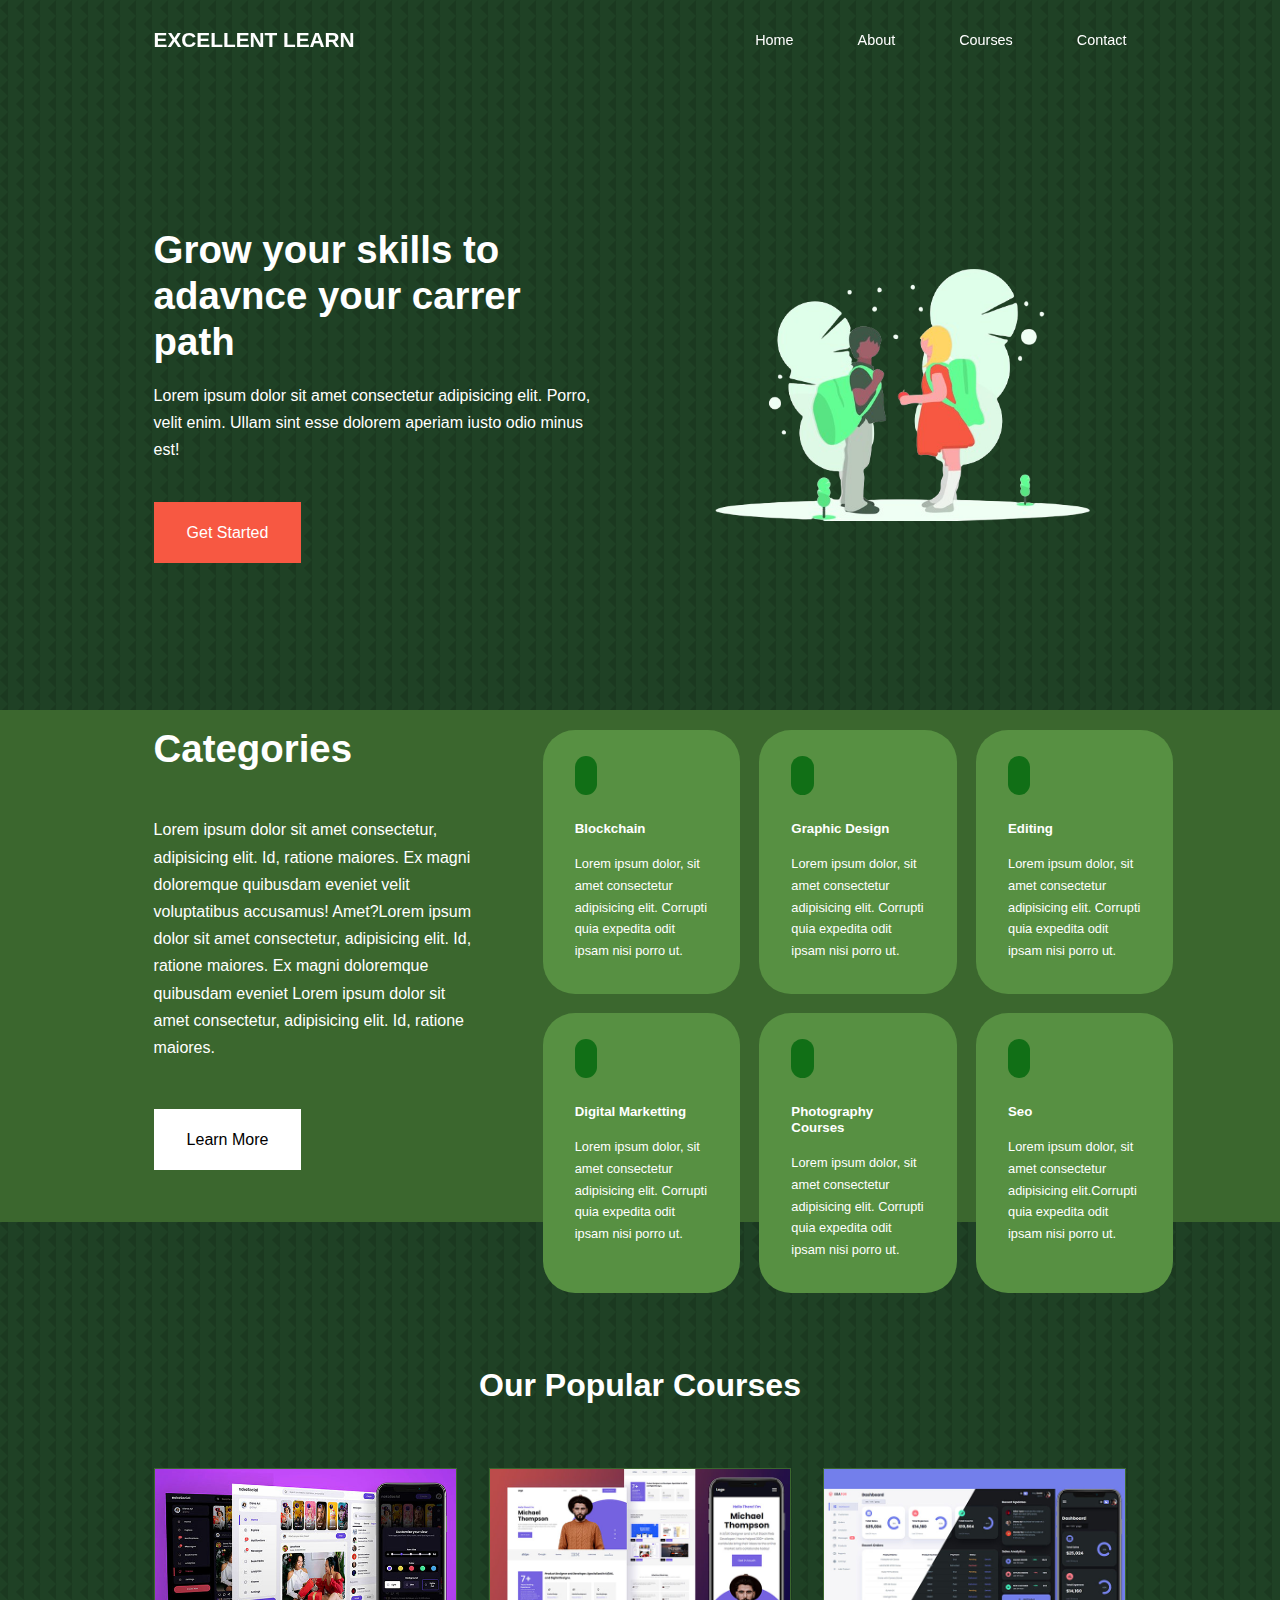
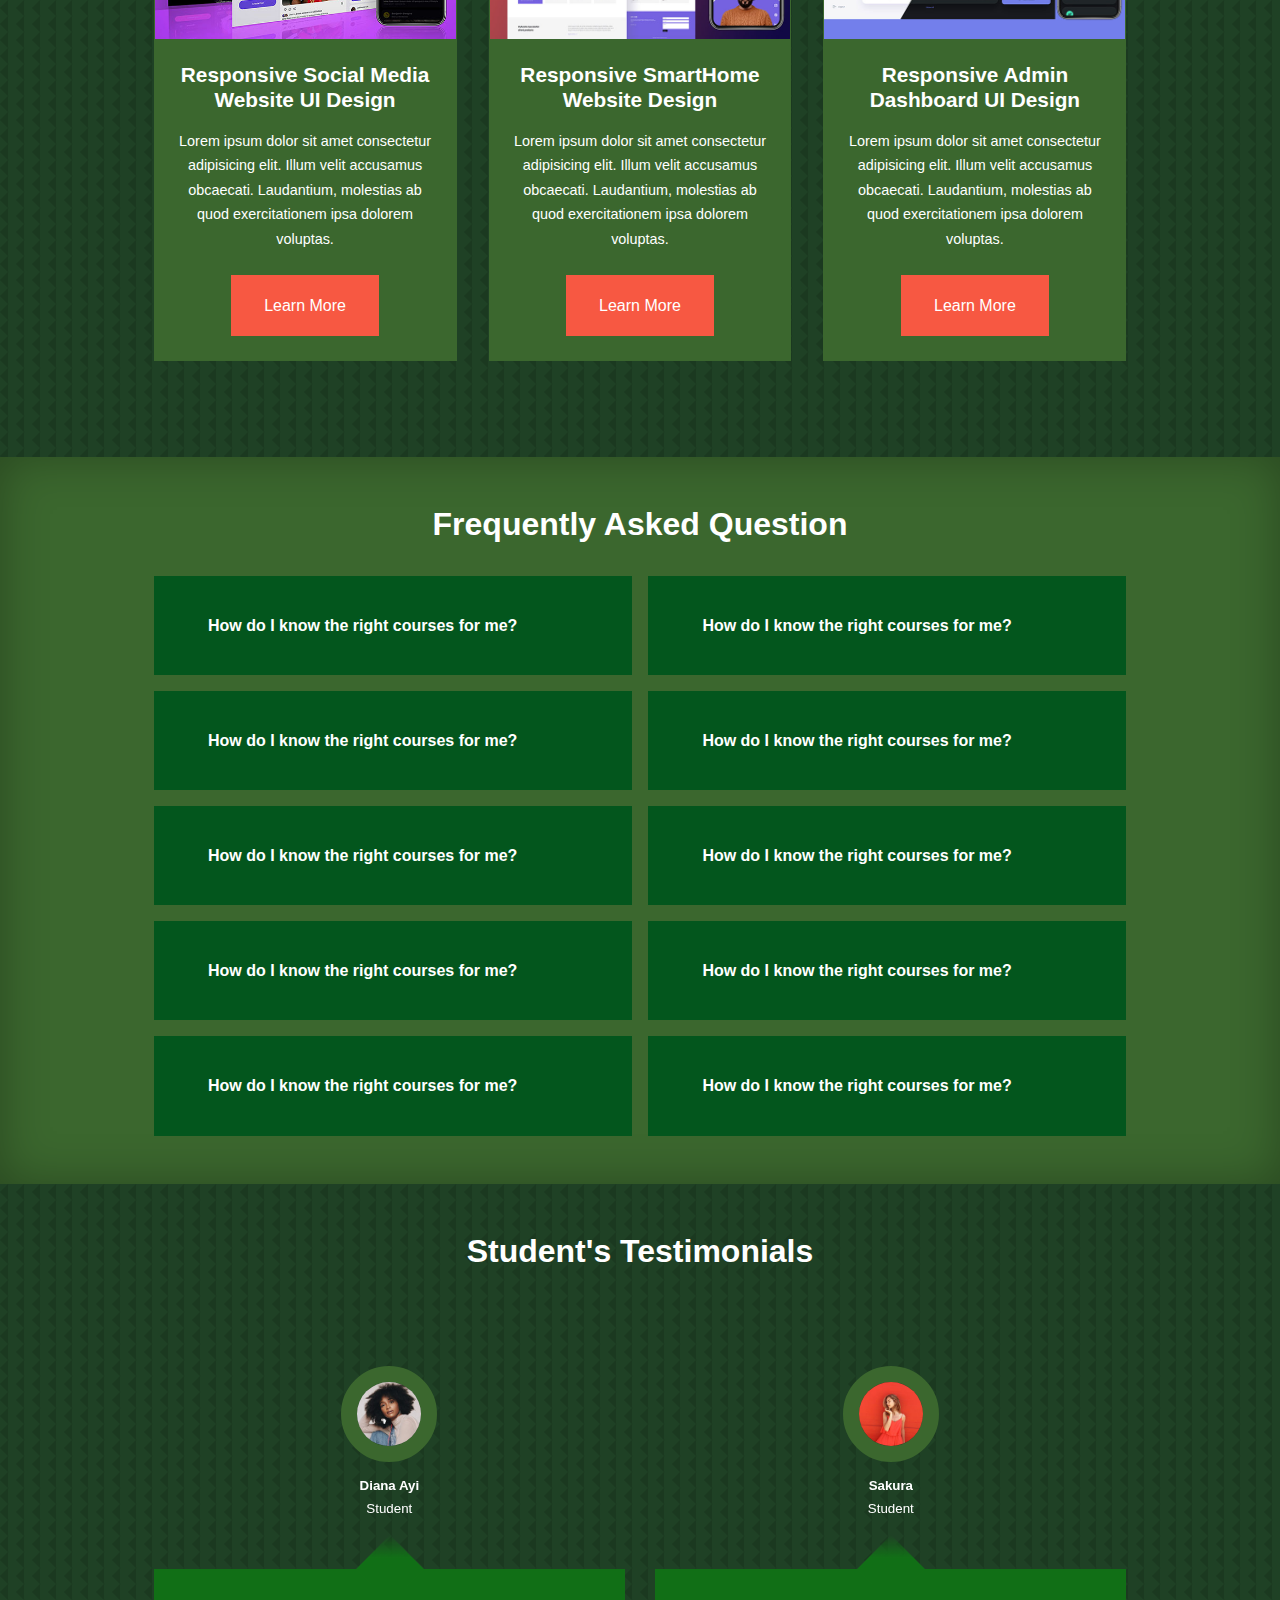
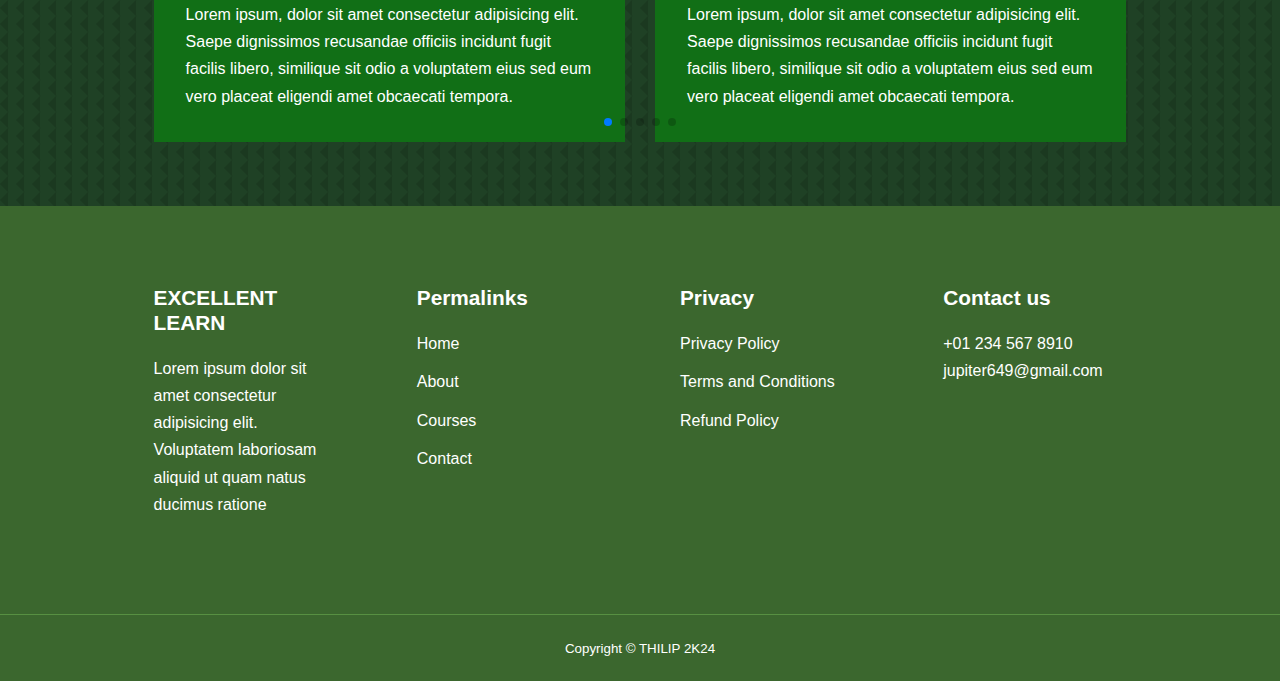
<file: index.html>
<!DOCTYPE html>
<html lang="en">
  <head>
    <meta charset="UTF-8" />
    <meta name="viewport" content="width=device-width, initial-scale=1.0" />
    <title>Excellent Learn</title>
    <!--css link-->
    <link rel="stylesheet" href="css/style.css" />
    <!--iconscout css cdn-->
    <link
      rel="stylesheet"
      href="https://unicons.iconscout.com/release/v4.0.8/css/line.css"
    />
    <!--google fonts-->
    <link rel="preconnect" href="https://fonts.googleapis.com" />
    <link rel="preconnect" href="https://fonts.gstatic.com" crossorigin />
    <link
      href="https://fonts.googleapis.com/css2?family=Montserrat+Alternates:wght@300;400;500;600;700;800;900&display=swap"
      rel="stylesheet"
    />

    <!--Swiper js link-->
    <link
      rel="stylesheet"
      href="https://cdn.jsdelivr.net/npm/swiper@11/swiper-bundle.min.css"
    />

    <style>
      body {
        background-image: url("./images/bg-texture.png");
      }
    </style>
  </head>
  <body>
    <nav>
      <div class="container nav__container">
        <a href="index.html"><h4>EXCELLENT LEARN</h4></a>
        <ul class="nav__menu">
          <li><a href="index.html">Home</a></li>
          <li><a href="About.html">About</a></li>
          <li><a href="Courses.html">Courses</a></li>
          <li><a href="Contact.html">Contact</a></li>
        </ul>
        <button id="open-menu-btn"><i class="uil uil-bars"></i></button>
        <button id="close-menu-btn"><i class="uil uil-multiply"></i></button>
      </div>
    </nav>

    <!--home page header-->
    <header>
      <div class="container header__container">
        <div class="header__left">
          <h1>Grow your skills to adavnce your carrer path</h1>
          <p>
            Lorem ipsum dolor sit amet consectetur adipisicing elit. Porro,
            velit enim. Ullam sint esse dolorem aperiam iusto odio minus est!
          </p>
          <a href="courses.html" class="btn btn-primary">Get Started</a>
        </div>
        <div class="header__right">
          <div class="header__right-image">
            <image src="./images/header2.png"></image>
          </div>
        </div>
      </div>
    </header>
    <!--end of header-->

    <!--categories section home page-->
    <div class="categories">
      <div class="container categories__container">
        <div class="categories__left">
          <h1>Categories</h1>
          <p>
            Lorem ipsum dolor sit amet consectetur, adipisicing elit. Id,
            ratione maiores. Ex magni doloremque quibusdam eveniet velit
            voluptatibus accusamus! Amet?Lorem ipsum dolor sit amet consectetur,
            adipisicing elit. Id, ratione maiores. Ex magni doloremque quibusdam
            eveniet Lorem ipsum dolor sit amet consectetur, adipisicing elit.
            Id, ratione maiores.
          </p>
          <a href="#" class="btn">Learn More</a>
        </div>
        <div class="categories__right">
          <article class="category">
            <span class="category__icon"
              ><i class="uil uil-bitcoin-circle"></i
            ></span>
            <h5>Blockchain</h5>
            <p>
              Lorem ipsum dolor, sit amet consectetur adipisicing elit. Corrupti
              quia expedita odit ipsam nisi porro ut.
            </p>
          </article>

          <article class="category">
            <span class="category__icon"><i class="uil uil-palette"></i></span>
            <h5>Graphic Design</h5>
            <p>
              Lorem ipsum dolor, sit amet consectetur adipisicing elit. Corrupti
              quia expedita odit ipsam nisi porro ut.
            </p>
          </article>

          <article class="category">
            <span class="category__icon"><i class="uil uil-film"></i></span>
            <h5>Editing</h5>
            <p>
              Lorem ipsum dolor, sit amet consectetur adipisicing elit. Corrupti
              quia expedita odit ipsam nisi porro ut.
            </p>
          </article>

          <article class="category">
            <span class="category__icon"
              ><i class="uil uil-voicemail-rectangle"></i
            ></span>
            <h5>Digital Marketting</h5>
            <p>
              Lorem ipsum dolor, sit amet consectetur adipisicing elit. Corrupti
              quia expedita odit ipsam nisi porro ut.
            </p>
          </article>

          <article class="category">
            <span class="category__icon"><i class="uil uil-camera"></i></span>
            <h5>Photography Courses</h5>
            <p>
              Lorem ipsum dolor, sit amet consectetur adipisicing elit. Corrupti
              quia expedita odit ipsam nisi porro ut.
            </p>
          </article>

          <article class="category">
            <span class="category__icon">
              <i class="uil uil-search-alt"></i
            ></span>
            <h5>Seo</h5>
            <p>
              Lorem ipsum dolor, sit amet consectetur adipisicing elit.Corrupti
              quia expedita odit ipsam nisi porro ut.
            </p>
          </article>
        </div>
      </div>
    </div>
    <!--End of category section-->

    <!--our courses section home page-->
    <section class="courses">
      <h2>Our Popular Courses</h2>
      <div class="container courses__container">
        <article class="course">
          <div class="course__Image">
            <img src="./images/course1.jpg" alt="" />
          </div>
          <div class="course__info">
            <h4>Responsive Social Media Website UI Design</h4>
            <p>
              Lorem ipsum dolor sit amet consectetur adipisicing elit. Illum
              velit accusamus obcaecati. Laudantium, molestias ab quod
              exercitationem ipsa dolorem voluptas.
            </p>
            <a href="courses.html" class="btn btn-primary">Learn More</a>
          </div>
        </article>

        <article class="course">
          <div class="course__Image">
            <img src="./images/course2.jpg" alt="" />
          </div>
          <div class="course__info">
            <h4>Responsive SmartHome Website Design</h4>
            <p>
              Lorem ipsum dolor sit amet consectetur adipisicing elit. Illum
              velit accusamus obcaecati. Laudantium, molestias ab quod
              exercitationem ipsa dolorem voluptas.
            </p>
            <a href="courses.html" class="btn btn-primary">Learn More</a>
          </div>
        </article>

        <article class="course">
          <div class="course__Image">
            <img src="./images/course3.jpg" alt="" />
          </div>
          <div class="course__info">
            <h4>Responsive Admin Dashboard UI Design</h4>
            <p>
              Lorem ipsum dolor sit amet consectetur adipisicing elit. Illum
              velit accusamus obcaecati. Laudantium, molestias ab quod
              exercitationem ipsa dolorem voluptas.
            </p>
            <a href="courses.html" class="btn btn-primary">Learn More</a>
          </div>
        </article>
      </div>
    </section>
    <!--End of Our course section-->

    <!--frequently asked questions-->
    <section class="faqs">
      <h2>Frequently Asked Question</h2>
      <div class="container faqs__container">
        <article class="faq">
          <div class="faq__icon"><i class="'uil uil-plus"></i></div>
          <div class="question__answer">
            <h4>How do I know the right courses for me?</h4>
            <p>
              Lorem ipsum dolor sit amet consectetur adipisicing elit. Ipsum
              saepe autem ad repellendus soluta, quaerat beatae quidem,
              molestiae aut natus fugit deserunt aliquam praesentium cum dolore?
              Quisquam consectetur totam porro!
            </p>
          </div>
        </article>

        <article class="faq">
          <div class="faq__icon"><i class="'uil uil-plus"></i></div>
          <div class="question__answer">
            <h4>How do I know the right courses for me?</h4>
            <p>
              Lorem ipsum dolor sit amet consectetur adipisicing elit. Ipsum
              saepe autem ad repellendus soluta, quaerat beatae quidem,
              molestiae aut natus fugit deserunt aliquam praesentium cum dolore?
              Quisquam consectetur totam porro!
            </p>
          </div>
        </article>

        <article class="faq">
          <div class="faq__icon"><i class="'uil uil-plus"></i></div>
          <div class="question__answer">
            <h4>How do I know the right courses for me?</h4>
            <p>
              Lorem ipsum dolor sit amet consectetur adipisicing elit. Ipsum
              saepe autem ad repellendus soluta, quaerat beatae quidem,
              molestiae aut natus fugit deserunt aliquam praesentium cum dolore?
              Quisquam consectetur totam porro!
            </p>
          </div>
        </article>

        <article class="faq">
          <div class="faq__icon"><i class="'uil uil-plus"></i></div>
          <div class="question__answer">
            <h4>How do I know the right courses for me?</h4>
            <p>
              Lorem ipsum dolor sit amet consectetur adipisicing elit. Ipsum
              saepe autem ad repellendus soluta, quaerat beatae quidem,
              molestiae aut natus fugit deserunt aliquam praesentium cum dolore?
              Quisquam consectetur totam porro!
            </p>
          </div>
        </article>

        <article class="faq">
          <div class="faq__icon"><i class="'uil uil-plus"></i></div>
          <div class="question__answer">
            <h4>How do I know the right courses for me?</h4>
            <p>
              Lorem ipsum dolor sit amet consectetur adipisicing elit. Ipsum
              saepe autem ad repellendus soluta, quaerat beatae quidem,
              molestiae aut natus fugit deserunt aliquam praesentium cum dolore?
              Quisquam consectetur totam porro!
            </p>
          </div>
        </article>

        <article class="faq">
          <div class="faq__icon"><i class="'uil uil-plus"></i></div>
          <div class="question__answer">
            <h4>How do I know the right courses for me?</h4>
            <p>
              Lorem ipsum dolor sit amet consectetur adipisicing elit. Ipsum
              saepe autem ad repellendus soluta, quaerat beatae quidem,
              molestiae aut natus fugit deserunt aliquam praesentium cum dolore?
              Quisquam consectetur totam porro!
            </p>
          </div>
        </article>

        <article class="faq">
          <div class="faq__icon"><i class="'uil uil-plus"></i></div>
          <div class="question__answer">
            <h4>How do I know the right courses for me?</h4>
            <p>
              Lorem ipsum dolor sit amet consectetur adipisicing elit. Ipsum
              saepe autem ad repellendus soluta, quaerat beatae quidem,
              molestiae aut natus fugit deserunt aliquam praesentium cum dolore?
              Quisquam consectetur totam porro!
            </p>
          </div>
        </article>

        <article class="faq">
          <div class="faq__icon"><i class="'uil uil-plus"></i></div>
          <div class="question__answer">
            <h4>How do I know the right courses for me?</h4>
            <p>
              Lorem ipsum dolor sit amet consectetur adipisicing elit. Ipsum
              saepe autem ad repellendus soluta, quaerat beatae quidem,
              molestiae aut natus fugit deserunt aliquam praesentium cum dolore?
              Quisquam consectetur totam porro!
            </p>
          </div>
        </article>

        <article class="faq">
          <div class="faq__icon"><i class="'uil uil-plus"></i></div>
          <div class="question__answer">
            <h4>How do I know the right courses for me?</h4>
            <p>
              Lorem ipsum dolor sit amet consectetur adipisicing elit. Ipsum
              saepe autem ad repellendus soluta, quaerat beatae quidem,
              molestiae aut natus fugit deserunt aliquam praesentium cum dolore?
              Quisquam consectetur totam porro!
            </p>
          </div>
        </article>

        <article class="faq">
          <div class="faq__icon"><i class="'uil uil-plus"></i></div>
          <div class="question__answer">
            <h4>How do I know the right courses for me?</h4>
            <p>
              Lorem ipsum dolor sit amet consectetur adipisicing elit. Ipsum
              saepe autem ad repellendus soluta, quaerat beatae quidem,
              molestiae aut natus fugit deserunt aliquam praesentium cum dolore?
              Quisquam consectetur totam porro!
            </p>
          </div>
        </article>
      </div>
    </section>
    <!--end of frequently asked questions-->

    <!--section testimonials home page-->
    <section class="container testimonails__container swiper mySwiper">
      <h2 class="test-h2">Student's Testimonials</h2>
      <div class="swiper-wrapper">
        <article class="testimonial swiper-slide">
          <div class="avatar">
            <img src="./images/avatar1.jpg" />
          </div>
          <div class="testimonial__info">
            <h5>Diana Ayi</h5>
            <small>Student</small>
          </div>
          <div class="testimonial__body">
            <p>
              Lorem ipsum, dolor sit amet consectetur adipisicing elit. Saepe
              dignissimos recusandae officiis incidunt fugit facilis libero,
              similique sit odio a voluptatem eius sed eum vero placeat eligendi
              amet obcaecati tempora.
            </p>
          </div>
        </article>

        <article class="testimonial swiper-slide">
          <div class="avatar">
            <img src="./images/avatar6.jpg" />
          </div>
          <div class="testimonial__info">
            <h5>Sakura</h5>
            <small>Student</small>
          </div>
          <div class="testimonial__body">
            <p>
              Lorem ipsum, dolor sit amet consectetur adipisicing elit. Saepe
              dignissimos recusandae officiis incidunt fugit facilis libero,
              similique sit odio a voluptatem eius sed eum vero placeat eligendi
              amet obcaecati tempora.
            </p>
          </div>
        </article>

        <article class="testimonial swiper-slide">
          <div class="avatar">
            <img src="./images/avatar5.jpg" />
          </div>
          <div class="testimonial__info">
            <h5>Temari</h5>
            <small>Student</small>
          </div>
          <div class="testimonial__body">
            <p>
              Lorem ipsum, dolor sit amet consectetur adipisicing elit. Saepe
              dignissimos recusandae officiis incidunt fugit facilis libero,
              similique sit odio a voluptatem eius sed eum vero placeat eligendi
              amet obcaecati tempora.
            </p>
          </div>
        </article>

        <article class="testimonial swiper-slide">
          <div class="avatar">
            <img src="./images/avatar2.jpg" />
          </div>
          <div class="testimonial__info">
            <h5>Ernest Achiever</h5>
            <small>Student</small>
          </div>
          <div class="testimonial__body">
            <p>
              Lorem ipsum, dolor sit amet consectetur adipisicing elit. Saepe
              dignissimos recusandae officiis incidunt fugit facilis libero,
              similique sit odio a voluptatem eius sed eum vero placeat eligendi
              amet obcaecati tempora.
            </p>
          </div>
        </article>

        <article class="testimonial swiper-slide">
          <div class="avatar">
            <img src="./images/avatar3.jpg" />
          </div>
          <div class="testimonial__info">
            <h5>Itachi Uchiha</h5>
            <small>Student</small>
          </div>
          <div class="testimonial__body">
            <p>
              Lorem ipsum, dolor sit amet consectetur adipisicing elit. Saepe
              dignissimos recusandae officiis incidunt fugit facilis libero,
              similique sit odio a voluptatem eius sed eum vero placeat eligendi
              amet obcaecati tempora.
            </p>
          </div>
        </article>

        <article class="testimonial swiper-slide">
          <div class="avatar">
            <img src="./images/avatar4.jpg" />
          </div>
          <div class="testimonial__info">
            <h5>Gara</h5>
            <small>Student</small>
          </div>
          <div class="testimonial__body">
            <p>
              Lorem ipsum, dolor sit amet consectetur adipisicing elit. Saepe
              dignissimos recusandae officiis incidunt fugit facilis libero,
              similique sit odio a voluptatem eius sed eum vero placeat eligendi
              amet obcaecati tempora.
            </p>
          </div>
        </article>
      </div>
      <div class="swiper-pagination" id="dots"></div>
    </section>
    <!-- end of section testimonials home page-->

    <!--fotter section home page -->
    <footer class="footer">
      <div class="container footer__container">
        <div class="footer__1">
          <a href="index.html" class="footer__logo"><h4>EXCELLENT LEARN</h4></a>
          <p>
            Lorem ipsum dolor sit amet consectetur adipisicing elit. Voluptatem
            laboriosam aliquid ut quam natus ducimus ratione
          </p>
        </div>

        <div class="footer__2">
          <h4>Permalinks</h4>
          <ul class="permalinks">
            <li><a href="index.html">Home</a></li>
            <li><a href="about.html">About</a></li>
            <li><a href="courses.html">Courses</a></li>
            <li><a href="contact.html">Contact</a></li>
          </ul>
        </div>

        <div class="footer__3">
          <h4>Privacy</h4>
          <ul class="privacy">
            <li><a href="#">Privacy Policy</a></li>
            <li><a href="#">Terms and Conditions</a></li>
            <li><a href="#">Refund Policy</a></li>
          </ul>
        </div>

        <div class="footer__4">
          <h4>Contact us</h4>
          <div>
            <p>+01 234 567 8910</p>
            <p>jupiter649@gmail.com</p>
          </div>

          <ul class="footer__socials">
            <li>
              <a href="#"><i class="uil uil-facebook-f"></i></a>
            </li>

            <li>
              <a href="#"><i class="uil uil-instagram-alt"></i></a>
            </li>

            <li>
              <a href="#"><i class="uil uil-twitter"></i></a>
            </li>

            <li>
              <a href="#"><i class="uil uil-linkedin-alt"></i></a>
            </li>
          </ul>
        </div>
      </div>
      <div class="footer__copyright">
        <small>Copyright &copy; THILIP 2K24</small>
      </div>
    </footer>
    <!-- end fotter section home page -->

    <!--bootstrap cdn script link-->
    <script
      src="https://cdn.jsdelivr.net/npm/bootstrap@5.3.2/dist/js/bootstrap.bundle.min.js"
      integrity="sha384-C6RzsynM9kWDrMNeT87bh95OGNyZPhcTNXj1NW7RuBCsyN/o0jlpcV8Qyq46cDfL"
      crossorigin="anonymous"
    ></script>
    <!--js link-->
    <script src="./main.js"></script>
    <!--swiper js script link-->
    <script src="https://cdn.jsdelivr.net/npm/swiper@11/swiper-bundle.min.js"></script>

    <!--testimonial scroll slide script from swiper js slide per view-->
    <script>
      var swiper = new Swiper(".mySwiper", {
        slidesPerView: 1,
        spaceBetween: 30,
        pagination: {
          el: ".swiper-pagination",
          clickable: true,
        },
        //when window  width is>=600px
        breakpoints: {
          600: {
            slidesPerView: 2,
          },
        },
      });
    </script>
  </body>
</html>
</file>
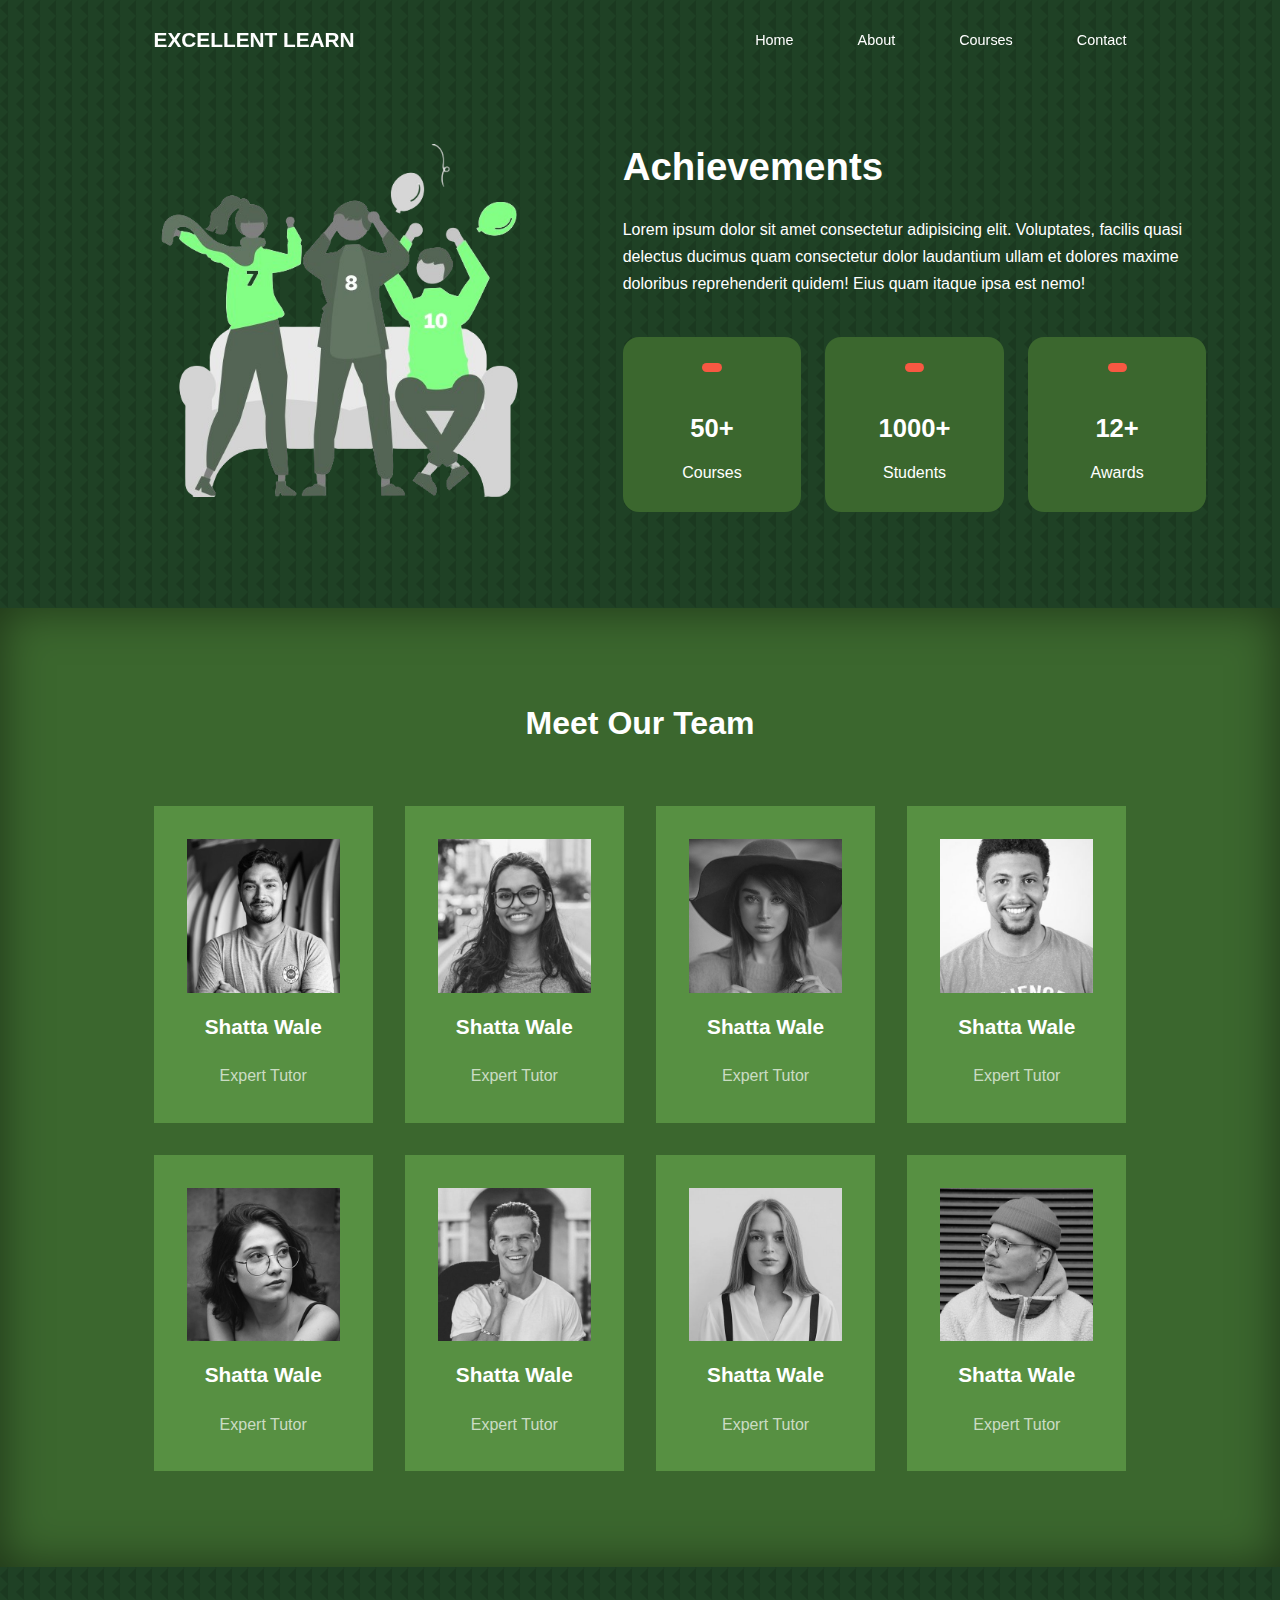
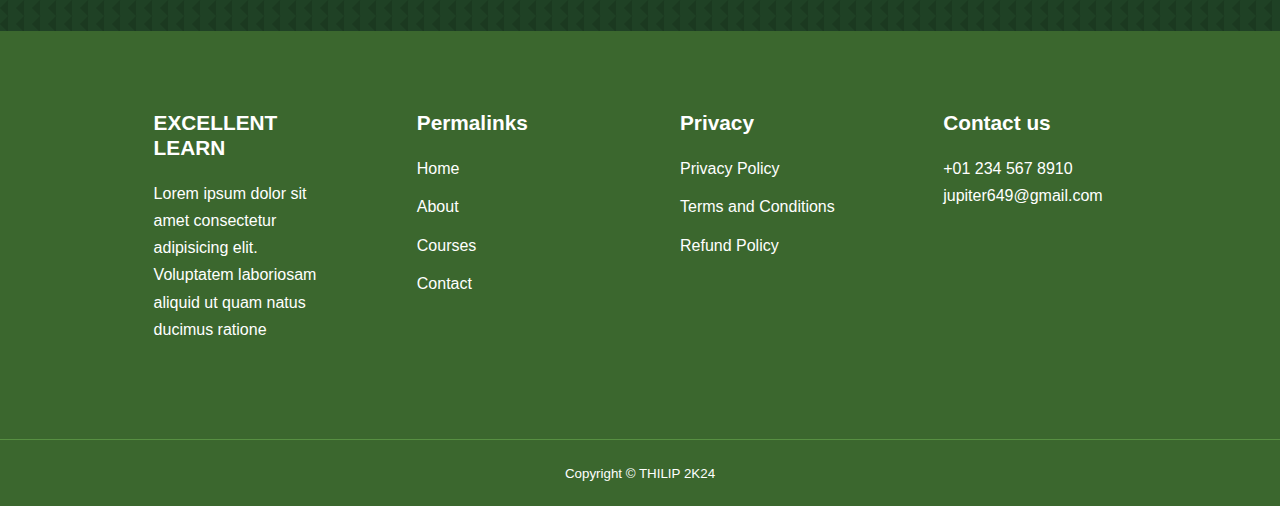
<file: about.html>
<!DOCTYPE html>
<html lang="en">
  <head>
    <meta charset="UTF-8" />
    <meta name="viewport" content="width=device-width, initial-scale=1.0" />
    <title>Excellent Learn</title>
    <!--css link-->
    <link rel="stylesheet" href="css/style.css"/>
    <link rel="stylesheet" href="css/about.css"/>
    <!--iconscout css cdn-->
    <link
      rel="stylesheet"
      href="https://unicons.iconscout.com/release/v4.0.8/css/line.css"
    />
    <!--google fonts-->
    <link rel="preconnect" href="https://fonts.googleapis.com" />
    <link rel="preconnect" href="https://fonts.gstatic.com" crossorigin />
    <link
      href="https://fonts.googleapis.com/css2?family=Montserrat+Alternates:wght@300;400;500;600;700;800;900&display=swap"
      rel="stylesheet"
    />
    <style>
      body {
        background-image: url("./images/bg-texture.png");
      }
    </style>
  </head>
  <body>
    <nav>
      <div class="container nav__container">
        <a href="index.html"><h4>EXCELLENT LEARN</h4></a>
        <ul class="nav__menu">
          <li><a href="index.html">Home</a></li>
          <li><a href="About.html">About</a></li>
          <li><a href="Courses.html">Courses</a></li>
          <li><a href="Contact.html">Contact</a></li>
        </ul>
        <button id="open-menu-btn"><i class="uil uil-bars"></i></button>
        <button id="close-menu-btn"><i class="uil uil-multiply"></i></button>
      </div>
    </nav>
<!--about achivement section-->
    <section class="about__achivements">
      <div class="container about__achivements-container">
        <div class="about__achivements-left">
        <img src="./images/avoutimg.png">
      </div>
        <div class="about__achivements-right">
            <h1>Achievements</h1>
            <p>Lorem ipsum dolor sit amet consectetur adipisicing elit. 
                Voluptates, facilis quasi delectus ducimus quam consectetur 
                dolor laudantium ullam et dolores maxime doloribus reprehenderit 
                quidem! Eius quam itaque ipsa est nemo!</p>
                <div class="achivements__cards">
                    <article class="achivement__card">
                        <span class="achivement__icon">
                            <i class="uil uil-video"></i>
                        </span>
                        <h3>50+</h3>
                        <p>Courses</p>
                    </article>

                    <article class="achivement__card">
                        <span class="achivement__icon">
                            <i class="uil uil-users-alt"></i>
                        </span>
                        <h3>1000+</h3>
                        <p>Students</p>
                    </article>

                    <article class="achivement__card">
                        <span class="achivement__icon">
                            <i class="uil uil-trophy"></i>
                        </span>
                        <h3>12+</h3>
                        <p>Awards</p>
                    </article>
                </div>
        </div>
    </div>
      </div>
    </section>
<!-- end about achivement section-->

<!--meet our team section about section-->

<section class="team">
  <h2>Meet Our Team </h2>
  <div class="container team__container">
    <article class="team__member">
      <div class="team__member-image">
        <img src="./images/tm1.jpg" alt="">
      </div>
      <div class="team__member-info">
        <h4>Shatta Wale</h4>
        <p>Expert Tutor</p>
      </div>
      <div class="team__member-socials">
        <a href="https://instagram.com" target="_blank"><i class="uil uil-instagram"></i></a>
        <a href="https://twitter.com" target="_blank"><i class="uil uil-twitter-alt"></i></a>
        <a href="https://linkedin.com" target="_blank"><i class="uil uil-linkedin-alt"></i></a>
      </div>
    </article>

    <article class="team__member">
      <div class="team__member-image">
        <img src="./images/tm2.jpg" alt="">
      </div>
      <div class="team__member-info">
        <h4>Shatta Wale</h4>
        <p>Expert Tutor</p>
      </div>
      <div class="team__member-socials">
        <a href="https://instagram.com" target="_blank"><i class="uil uil-instagram"></i></a>
        <a href="https://twitter.com" target="_blank"><i class="uil uil-twitter-alt"></i></a>
        <a href="https://linkedin.com" target="_blank"><i class="uil uil-linkedin-alt"></i></a>
      </div>
    </article>

    <article class="team__member">
      <div class="team__member-image">
        <img src="./images/tm3.jpg" alt="">
      </div>
      <div class="team__member-info">
        <h4>Shatta Wale</h4>
        <p>Expert Tutor</p>
      </div>
      <div class="team__member-socials">
        <a href="https://instagram.com" target="_blank"><i class="uil uil-instagram"></i></a>
        <a href="https://twitter.com" target="_blank"><i class="uil uil-twitter-alt"></i></a>
        <a href="https://linkedin.com" target="_blank"><i class="uil uil-linkedin-alt"></i></a>
      </div>
    </article>

    <article class="team__member">
      <div class="team__member-image">
        <img src="./images/tm4.jpg" alt="">
      </div>
      <div class="team__member-info">
        <h4>Shatta Wale</h4>
        <p>Expert Tutor</p>
      </div>
      <div class="team__member-socials">
        <a href="https://instagram.com" target="_blank"><i class="uil uil-instagram"></i></a>
        <a href="https://twitter.com" target="_blank"><i class="uil uil-twitter-alt"></i></a>
        <a href="https://linkedin.com" target="_blank"><i class="uil uil-linkedin-alt"></i></a>
      </div>
    </article>

    <article class="team__member">
      <div class="team__member-image">
        <img src="./images/tm5.jpg" alt="">
      </div>
      <div class="team__member-info">
        <h4>Shatta Wale</h4>
        <p>Expert Tutor</p>
      </div>
      <div class="team__member-socials">
        <a href="https://instagram.com" target="_blank"><i class="uil uil-instagram"></i></a>
        <a href="https://twitter.com" target="_blank"><i class="uil uil-twitter-alt"></i></a>
        <a href="https://linkedin.com" target="_blank"><i class="uil uil-linkedin-alt"></i></a>
      </div>
    </article>

    <article class="team__member">
      <div class="team__member-image">
        <img src="./images/tm6.jpg" alt="">
      </div>
      <div class="team__member-info">
        <h4>Shatta Wale</h4>
        <p>Expert Tutor</p>
      </div>
      <div class="team__member-socials">
        <a href="https://instagram.com" target="_blank"><i class="uil uil-instagram"></i></a>
        <a href="https://twitter.com" target="_blank"><i class="uil uil-twitter-alt"></i></a>
        <a href="https://linkedin.com" target="_blank"><i class="uil uil-linkedin-alt"></i></a>
      </div>
    </article>

    <article class="team__member">
      <div class="team__member-image">
        <img src="./images/tm7.jpg" alt="">
      </div>
      <div class="team__member-info">
        <h4>Shatta Wale</h4>
        <p>Expert Tutor</p>
      </div>
      <div class="team__member-socials">
        <a href="https://instagram.com" target="_blank"><i class="uil uil-instagram"></i></a>
        <a href="https://twitter.com" target="_blank"><i class="uil uil-twitter-alt"></i></a>
        <a href="https://linkedin.com" target="_blank"><i class="uil uil-linkedin-alt"></i></a>
      </div>
    </article>

    <article class="team__member">
      <div class="team__member-image">
        <img src="./images/tm8.jpg" alt="">
      </div>
      <div class="team__member-info">
        <h4>Shatta Wale</h4>
        <p>Expert Tutor</p>
      </div>
      <div class="team__member-socials">
        <a href="https://instagram.com" target="_blank"><i class="uil uil-instagram"></i></a>
        <a href="https://twitter.com" target="_blank"><i class="uil uil-twitter-alt"></i></a>
        <a href="https://linkedin.com" target="_blank"><i class="uil uil-linkedin-alt"></i></a>
      </div>
    </article>

  </div>
</section>

<!--end of meet our team section about section-->

    <!--fotter section home page -->
    <footer class="footer">
      <div class="container footer__container">
        <div class="footer__1">
          <a href="index.html" class="footer__logo"><h4>EXCELLENT LEARN</h4></a>
          <p>
            Lorem ipsum dolor sit amet consectetur adipisicing elit. Voluptatem
            laboriosam aliquid ut quam natus ducimus ratione
          </p>
        </div>

        <div class="footer__2">
          <h4>Permalinks</h4>
          <ul class="permalinks">
            <li><a href="index.html">Home</a></li>
            <li><a href="about.html">About</a></li>
            <li><a href="courses.html">Courses</a></li>
            <li><a href="contact.html">Contact</a></li>
          </ul>
        </div>

        <div class="footer__3">
          <h4>Privacy</h4>
          <ul class="privacy">
            <li><a href="#">Privacy Policy</a></li>
            <li><a href="#">Terms and Conditions</a></li>
            <li><a href="#">Refund Policy</a></li>
          </ul>
        </div>

        <div class="footer__4">
          <h4>Contact us</h4>
          <div>
            <p>+01 234 567 8910</p>
            <p>jupiter649@gmail.com</p>
          </div>

          <ul class="footer__socials">
            <li>
              <a href="#"><i class="uil uil-facebook-f"></i></a>
            </li>

            <li>
              <a href="#"><i class="uil uil-instagram-alt"></i></a>
            </li>

            <li>
              <a href="#"><i class="uil uil-twitter"></i></a>
            </li>

            <li>
              <a href="#"><i class="uil uil-linkedin-alt"></i></a>
            </li>
          </ul>
        </div>
      </div>
      <div class="footer__copyright">
        <small>Copyright &copy; THILIP 2K24</small>
      </div>
    </footer>
    <!-- end fotter section home page -->

    <!--bootstrap cdn script link-->
    <script
      src="https://cdn.jsdelivr.net/npm/bootstrap@5.3.2/dist/js/bootstrap.bundle.min.js"
      integrity="sha384-C6RzsynM9kWDrMNeT87bh95OGNyZPhcTNXj1NW7RuBCsyN/o0jlpcV8Qyq46cDfL"
      crossorigin="anonymous"
    ></script>
    <!--js link-->
    <script src="./main.js"></script>
  </body>
</html>
</file>
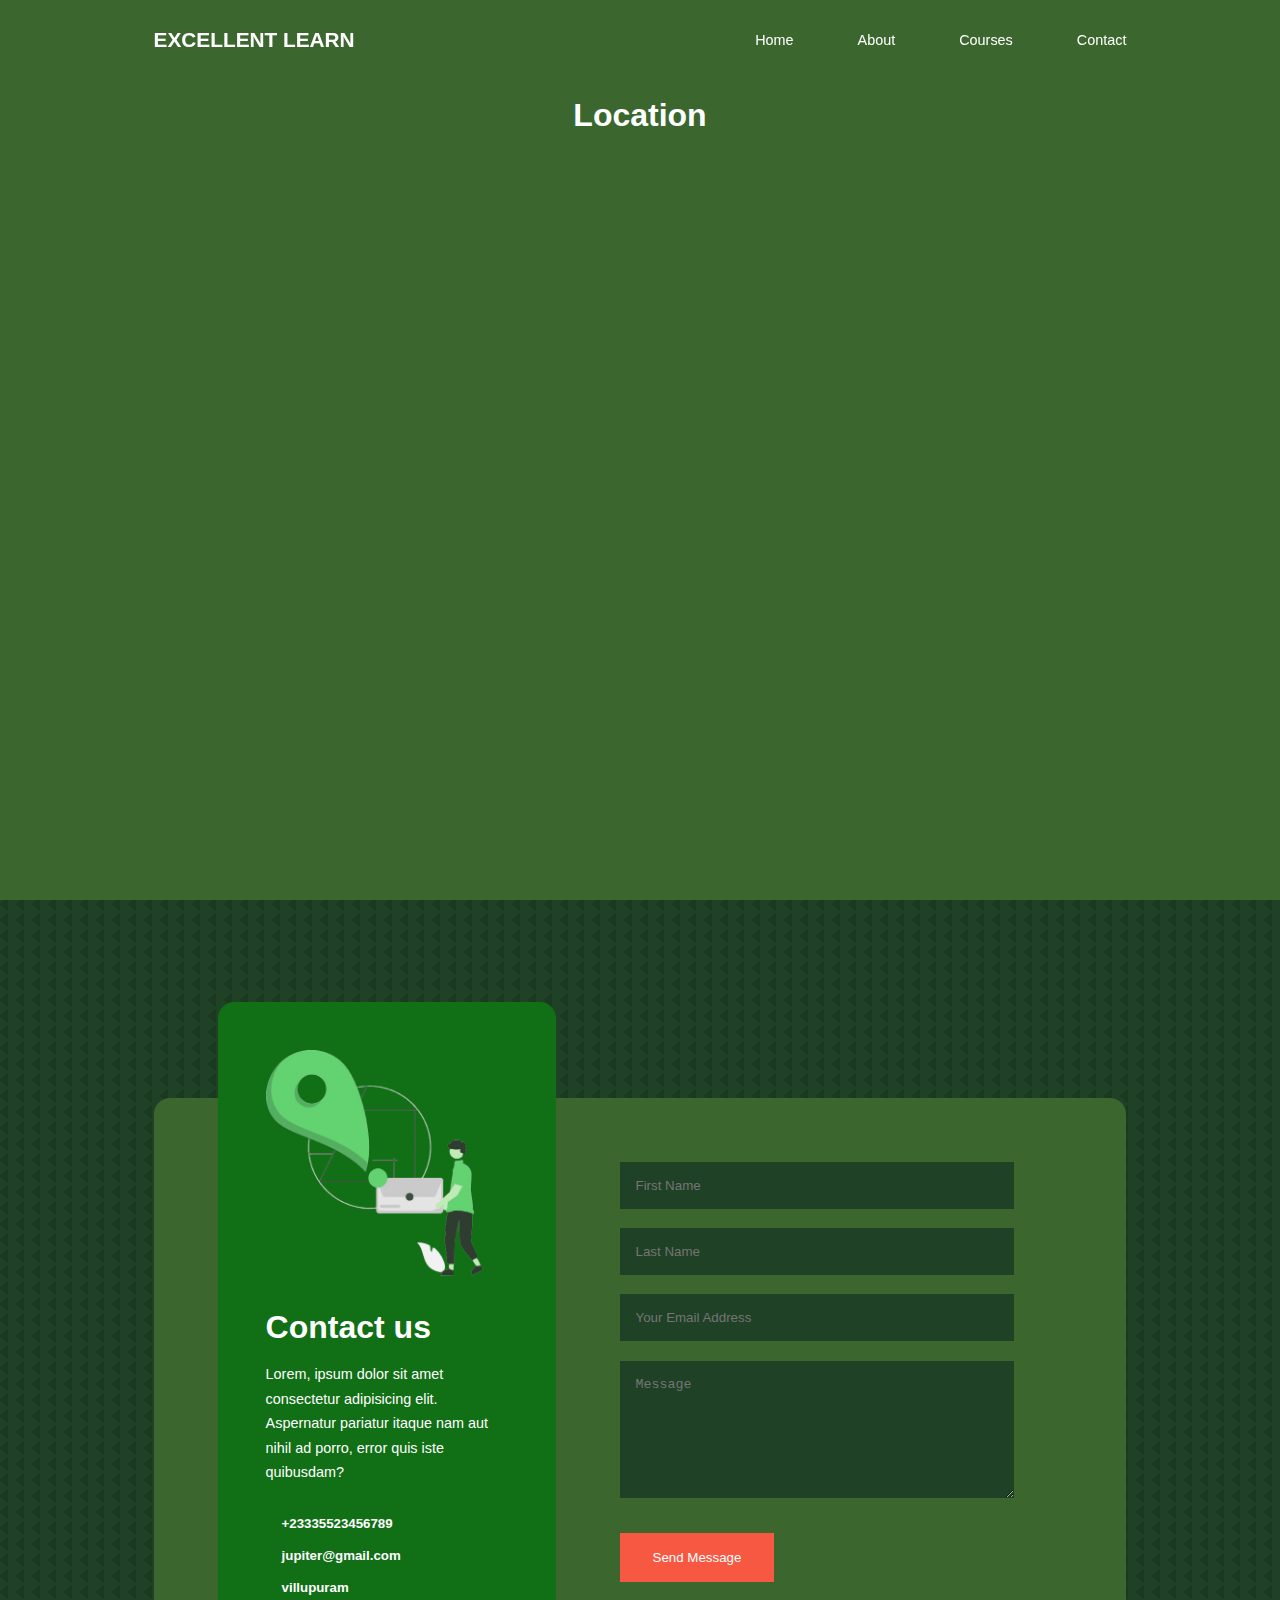
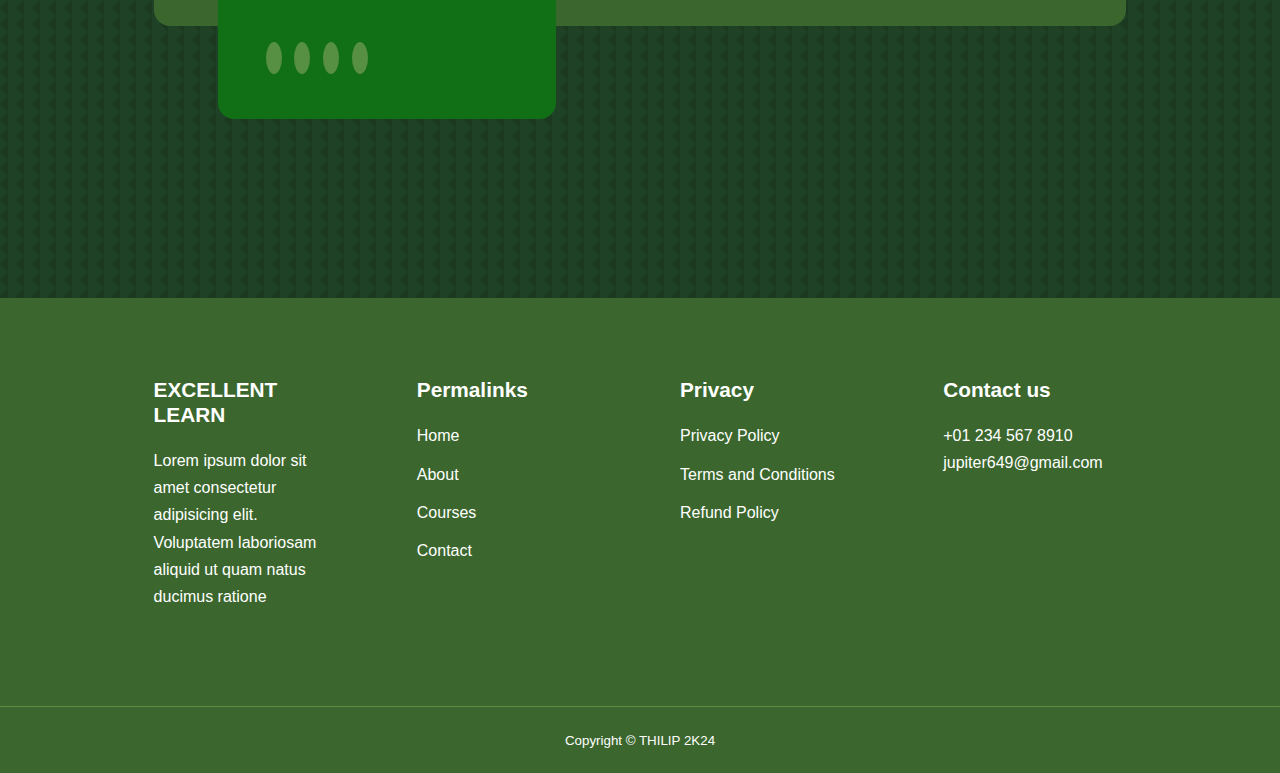
<file: contact.html>
<!DOCTYPE html>
<html lang="en">
  <head>
    <meta charset="UTF-8" />
    <meta name="viewport" content="width=device-width, initial-scale=1.0" />
    <title>Excellent Learn</title>
    <!--css link-->
    <link rel="stylesheet" href="css/style.css" />
    <link rel="stylesheet" href="css/contact.css" />
    <!--iconscout css cdn-->
    <link
      rel="stylesheet"
      href="https://unicons.iconscout.com/release/v4.0.8/css/line.css"
    />
    <!--google fonts-->
    <link rel="preconnect" href="https://fonts.googleapis.com" />
    <link rel="preconnect" href="https://fonts.gstatic.com" crossorigin />
    <link
      href="https://fonts.googleapis.com/css2?family=Montserrat+Alternates:wght@300;400;500;600;700;800;900&display=swap"
      rel="stylesheet"
    />
    <style>
      body {
        background-image: url("./images/bg-texture.png");
      }
    </style>
  </head>
  <body>
    <nav>
      <div class="container nav__container">
        <a href="index.html"><h4>EXCELLENT LEARN</h4></a>
        <ul class="nav__menu">
          <li><a href="index.html">Home</a></li>
          <li><a href="About.html">About</a></li>
          <li><a href="Courses.html">Courses</a></li>
          <li><a href="Contact.html">Contact</a></li>
        </ul>
        <button id="open-menu-btn"><i class="uil uil-bars"></i></button>
        <button id="close-menu-btn"><i class="uil uil-multiply"></i></button>
      </div>
    </nav>

    <section class="maps__container">
      <div class="maps">
        <h2>Location</h2>
      </div>
      <div class="div__map">
        <iframe
          src="https://www.google.com/maps/embed?pb=!1m18!1m12!1m3!1d31228.710756865727!2d79.47890899993361!3d11.933675900821987!2m3!1f0!2f0!3f0!3m2!1i1024!2i768!4f13.1!3m3!1m2!1s0x3a5356c0727b6b77%3A0x2c8815a4b312e5f3!2sViluppuram%2C%20Tamil%20Nadu!5e0!3m2!1sen!2sin!4v1706609544981!5m2!1sen!2sin"
          width="600"
          height="450"
          style="border: 0"
          allowfullscreen=""
          loading="lazy"
          referrerpolicy="no-referrer-when-downgrade"
        ></iframe>
      </div>
    </section>

    <section class="contact">
      <div class="container contact__container">
        <aside class="contact__aside">
          <div class="aside__image">
            <img src="./images/contact2.png" />
          </div>
          <h2>Contact us</h2>
          <p>
            Lorem, ipsum dolor sit amet consectetur adipisicing elit. Aspernatur
            pariatur itaque nam aut nihil ad porro, error quis iste quibusdam?
          </p>
          <ul class="contact__details">
            <li>
              <i class="uil uil-phone-times"></i>
              <h5>+23335523456789</h5>
            </li>
            <li>
              <i class="uil uil-envelope"></i>
              <h5>jupiter@gmail.com</h5>
            </li>
            <li>
              <i class="uil uil-location-point"></i>
              <h5>villupuram</h5>
            </li>
          </ul>
          <ul class="contact__socials">
            <li>
              <a href="#"><i class="uil uil-facebook-f"></i></a>
            </li>

            <li>
              <a href="#"><i class="uil uil-instagram-alt"></i></a>
            </li>

            <li>
              <a href="#"><i class="uil uil-twitter"></i></a>
            </li>

            <li>
              <a href="#"><i class="uil uil-linkedin-alt"></i></a>
            </li>
          </ul>
        </aside>

        <form class="contact__form">
          <div class="form__name">
            <input
              type="text"
              name="First Name"
              placeholder="First Name"
              required=""
            />
            <input
              type="text"
              name="Last Name"
              placeholder="Last Name"
              required=""
            />
            <input
              type="email"
              name="Email Address"
              placeholder="Your Email Address"
              required=""
            />
            <textarea
              name="Message"
              rows="7"
              placeholder="Message"
              required=""
            ></textarea>
            <button type="submit" class="btn btn-primary">Send Message</button>
          </div>
        </form>
      </div>
    </section>

    <!--fotter section home page -->
    <footer class="footer">
      <div class="container footer__container">
        <div class="footer__1">
          <a href="index.html" class="footer__logo"><h4>EXCELLENT LEARN</h4></a>
          <p>
            Lorem ipsum dolor sit amet consectetur adipisicing elit. Voluptatem
            laboriosam aliquid ut quam natus ducimus ratione
          </p>
        </div>

        <div class="footer__2">
          <h4>Permalinks</h4>
          <ul class="permalinks">
            <li><a href="index.html">Home</a></li>
            <li><a href="about.html">About</a></li>
            <li><a href="courses.html">Courses</a></li>
            <li><a href="contact.html">Contact</a></li>
          </ul>
        </div>

        <div class="footer__3">
          <h4>Privacy</h4>
          <ul class="privacy">
            <li><a href="#">Privacy Policy</a></li>
            <li><a href="#">Terms and Conditions</a></li>
            <li><a href="#">Refund Policy</a></li>
          </ul>
        </div>

        <div class="footer__4">
          <h4>Contact us</h4>
          <div>
            <p>+01 234 567 8910</p>
            <p>jupiter649@gmail.com</p>
          </div>

          <ul class="footer__socials">
            <li>
              <a href="#"><i class="uil uil-facebook-f"></i></a>
            </li>

            <li>
              <a href="#"><i class="uil uil-instagram-alt"></i></a>
            </li>

            <li>
              <a href="#"><i class="uil uil-twitter"></i></a>
            </li>

            <li>
              <a href="#"><i class="uil uil-linkedin-alt"></i></a>
            </li>
          </ul>
        </div>
      </div>
      <div class="footer__copyright">
        <small>Copyright &copy; THILIP 2K24</small>
      </div>
    </footer>
    <!-- end fotter section home page -->

    <!--bootstrap cdn script link-->
    <script
      src="https://cdn.jsdelivr.net/npm/bootstrap@5.3.2/dist/js/bootstrap.bundle.min.js"
      integrity="sha384-C6RzsynM9kWDrMNeT87bh95OGNyZPhcTNXj1NW7RuBCsyN/o0jlpcV8Qyq46cDfL"
      crossorigin="anonymous"
    ></script>
    <!--js link-->
    <script src="./main.js"></script>
  </body>
</html>
</file>
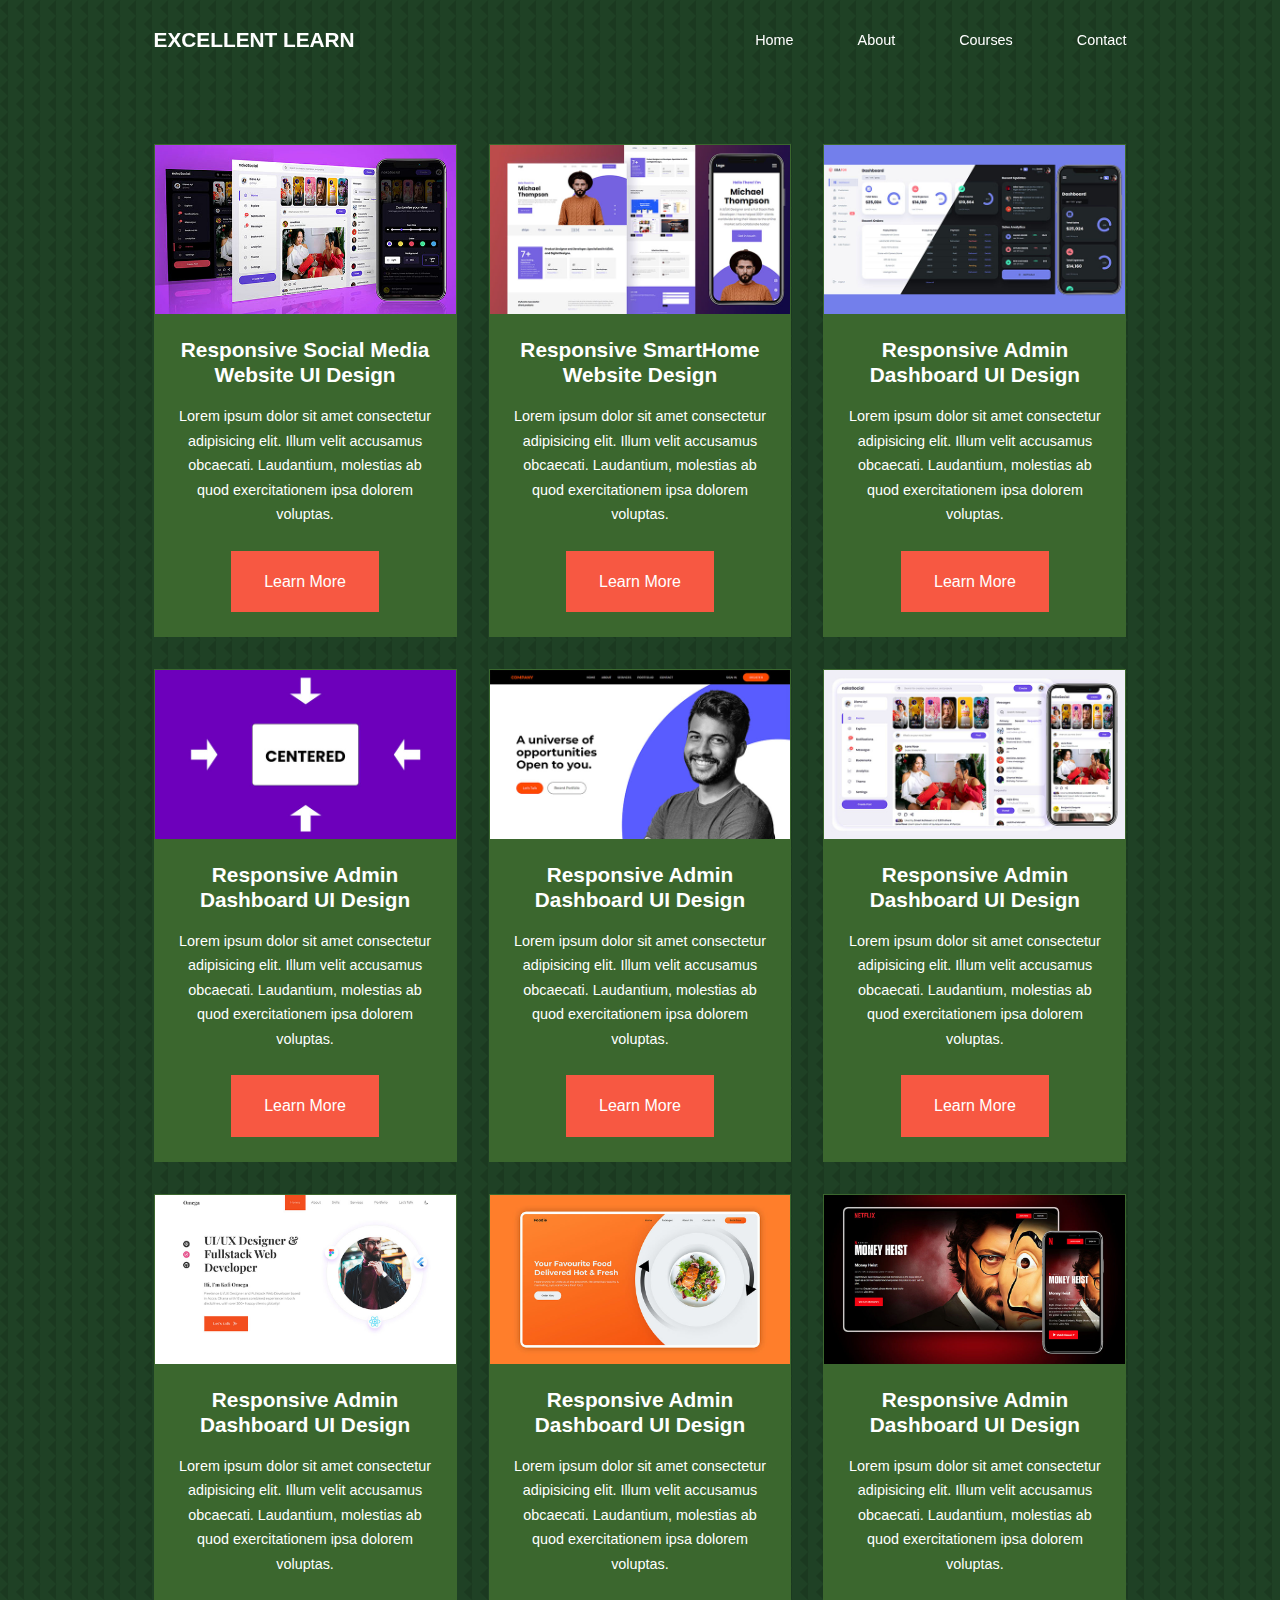
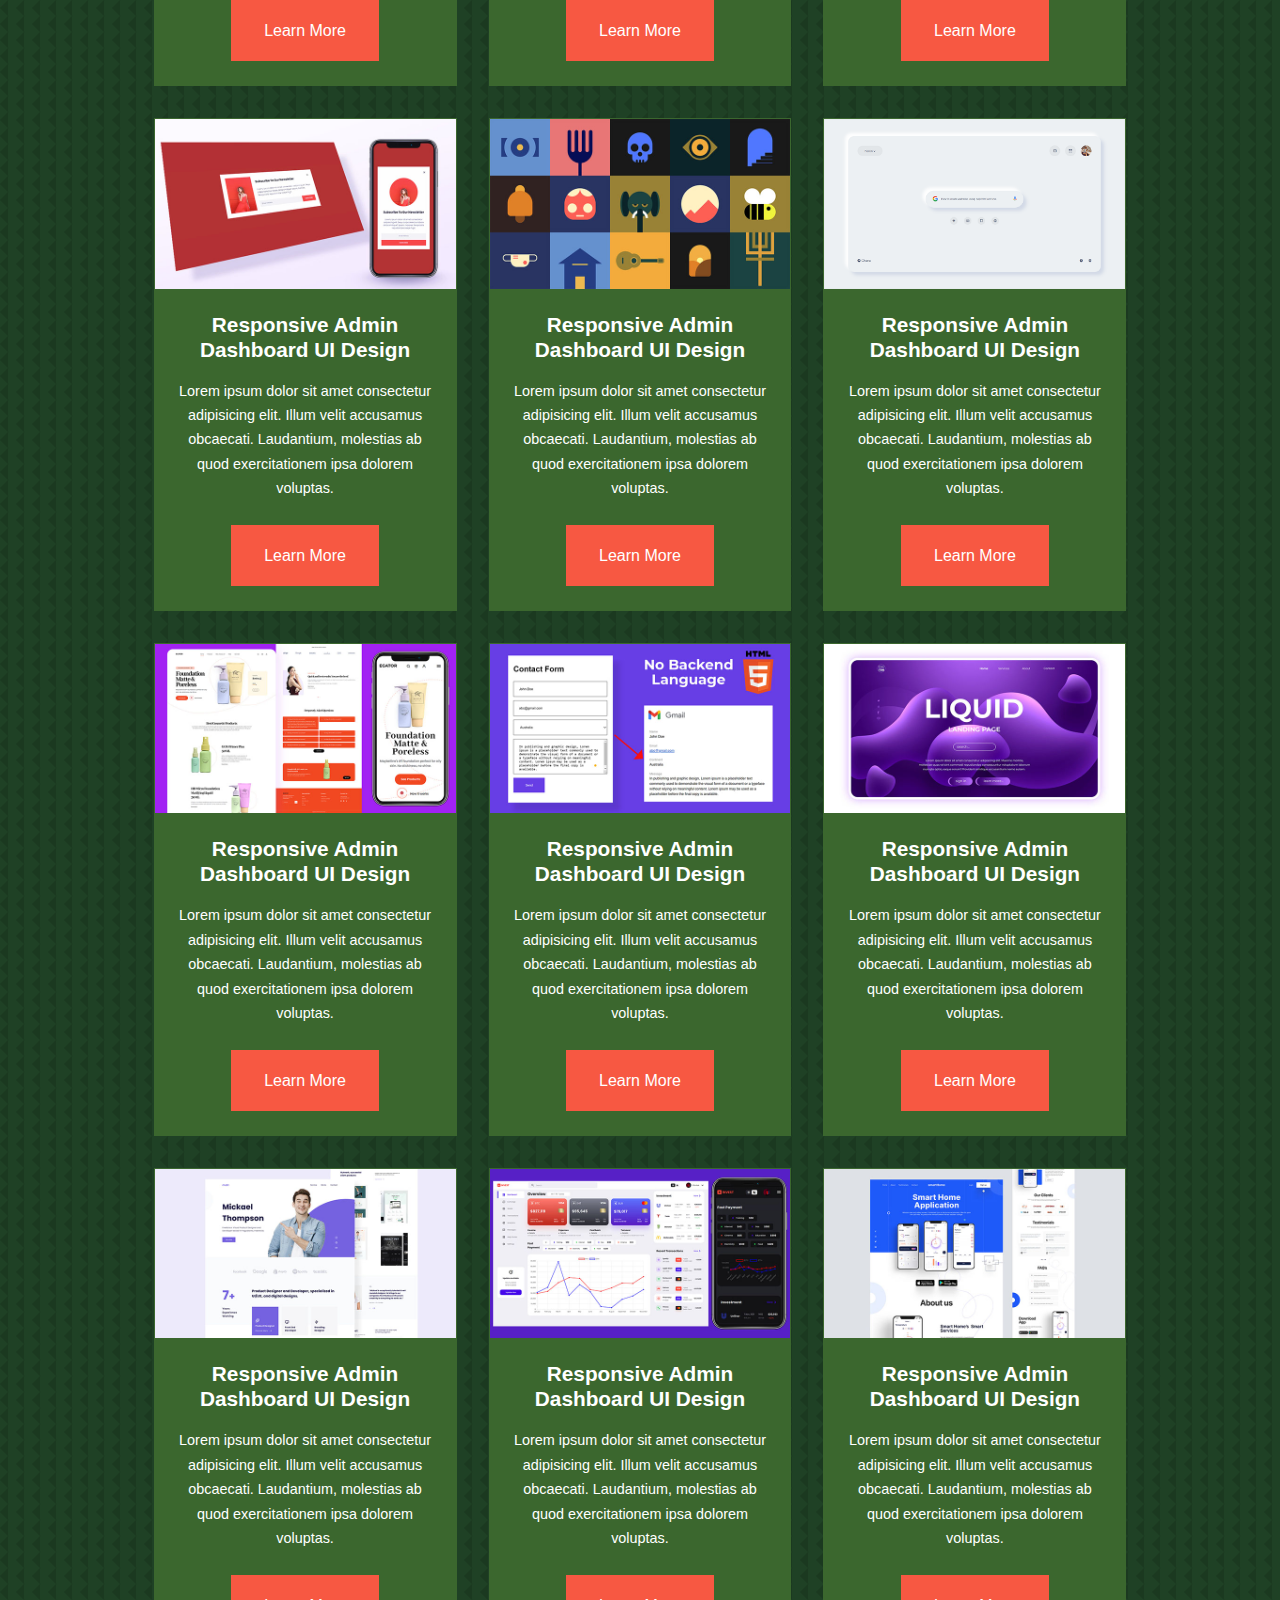
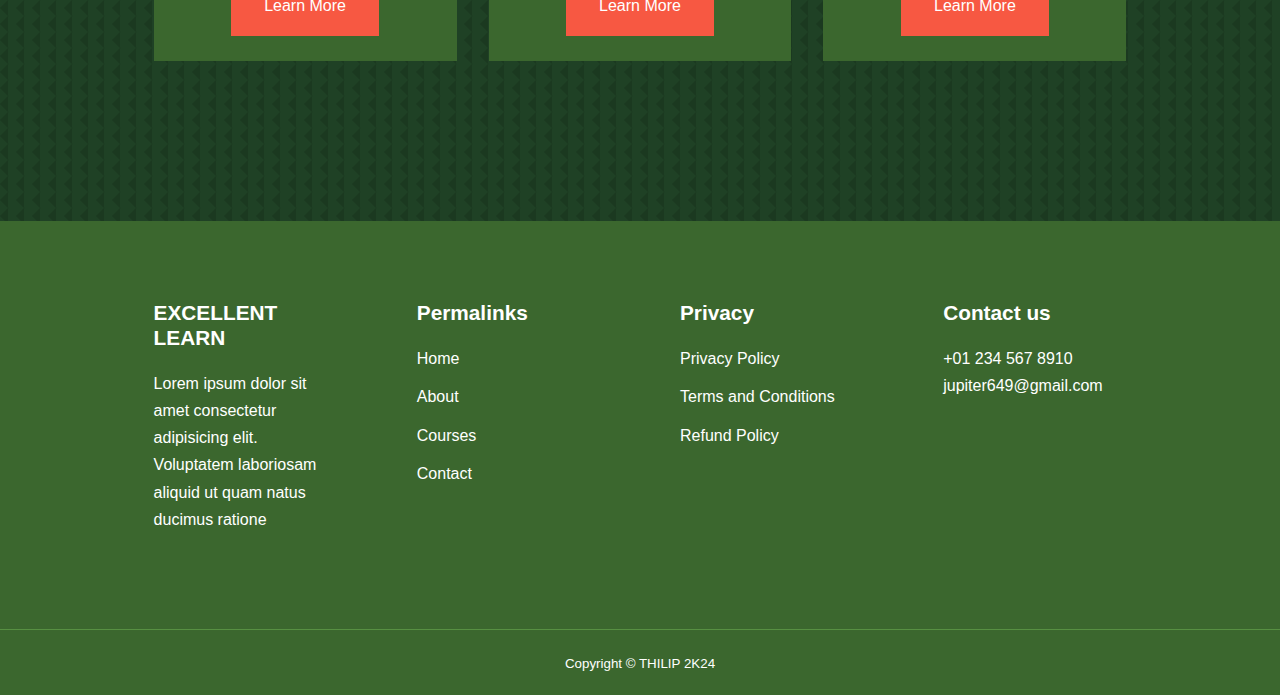
<file: courses.html>
<!DOCTYPE html>
<html lang="en">
  <head>
    <meta charset="UTF-8" />
    <meta name="viewport" content="width=device-width, initial-scale=1.0" />
    <title>Excellent Learn</title>
    <!--css link-->
    <link rel="stylesheet" href="css/style.css" />
    <link rel="stylesheet" href="css/about.css" />
    <!--iconscout css cdn-->
    <link
      rel="stylesheet"
      href="https://unicons.iconscout.com/release/v4.0.8/css/line.css"
    />
    <!--google fonts-->
    <link rel="preconnect" href="https://fonts.googleapis.com" />
    <link rel="preconnect" href="https://fonts.gstatic.com" crossorigin />
    <link
      href="https://fonts.googleapis.com/css2?family=Montserrat+Alternates:wght@300;400;500;600;700;800;900&display=swap"
      rel="stylesheet"
    />
    <style>
      body {
        background-image: url("./images/bg-texture.png");
      }
    </style>
  </head>
  <body>
    <nav>
      <div class="container nav__container">
        <a href="index.html"><h4>EXCELLENT LEARN</h4></a>
        <ul class="nav__menu">
          <li><a href="index.html">Home</a></li>
          <li><a href="About.html">About</a></li>
          <li><a href="Courses.html">Courses</a></li>
          <li><a href="Contact.html">Contact</a></li>
        </ul>
        <button id="open-menu-btn"><i class="uil uil-bars"></i></button>
        <button id="close-menu-btn"><i class="uil uil-multiply"></i></button>
      </div>
    </nav>

    <!--our courses section home page-->
    <section class="courses">
      <div class="container courses__container">
        <article class="course">
          <div class="course__Image">
            <img src="./images/course1.jpg" alt="" />
          </div>
          <div class="course__info">
            <h4>Responsive Social Media Website UI Design</h4>
            <p>
              Lorem ipsum dolor sit amet consectetur adipisicing elit. Illum
              velit accusamus obcaecati. Laudantium, molestias ab quod
              exercitationem ipsa dolorem voluptas.
            </p>
            <a href="courses.html" class="btn btn-primary">Learn More</a>
          </div>
        </article>

        <article class="course">
          <div class="course__Image">
            <img src="./images/course2.jpg" alt="" />
          </div>
          <div class="course__info">
            <h4>Responsive SmartHome Website Design</h4>
            <p>
              Lorem ipsum dolor sit amet consectetur adipisicing elit. Illum
              velit accusamus obcaecati. Laudantium, molestias ab quod
              exercitationem ipsa dolorem voluptas.
            </p>
            <a href="courses.html" class="btn btn-primary">Learn More</a>
          </div>
        </article>

        <article class="course">
          <div class="course__Image">
            <img src="./images/course3.jpg" alt="" />
          </div>
          <div class="course__info">
            <h4>Responsive Admin Dashboard UI Design</h4>
            <p>
              Lorem ipsum dolor sit amet consectetur adipisicing elit. Illum
              velit accusamus obcaecati. Laudantium, molestias ab quod
              exercitationem ipsa dolorem voluptas.
            </p>
            <a href="courses.html" class="btn btn-primary">Learn More</a>
          </div>
        </article>

        <article class="course">
          <div class="course__Image">
            <img src="./images/course4.jpg" alt="" />
          </div>
          <div class="course__info">
            <h4>Responsive Admin Dashboard UI Design</h4>
            <p>
              Lorem ipsum dolor sit amet consectetur adipisicing elit. Illum
              velit accusamus obcaecati. Laudantium, molestias ab quod
              exercitationem ipsa dolorem voluptas.
            </p>
            <a href="courses.html" class="btn btn-primary">Learn More</a>
          </div>
        </article>

        <article class="course">
          <div class="course__Image">
            <img src="./images/course5.jpg" alt="" />
          </div>
          <div class="course__info">
            <h4>Responsive Admin Dashboard UI Design</h4>
            <p>
              Lorem ipsum dolor sit amet consectetur adipisicing elit. Illum
              velit accusamus obcaecati. Laudantium, molestias ab quod
              exercitationem ipsa dolorem voluptas.
            </p>
            <a href="courses.html" class="btn btn-primary">Learn More</a>
          </div>
        </article>

        <article class="course">
          <div class="course__Image">
            <img src="./images/course6.jpg" alt="" />
          </div>
          <div class="course__info">
            <h4>Responsive Admin Dashboard UI Design</h4>
            <p>
              Lorem ipsum dolor sit amet consectetur adipisicing elit. Illum
              velit accusamus obcaecati. Laudantium, molestias ab quod
              exercitationem ipsa dolorem voluptas.
            </p>
            <a href="courses.html" class="btn btn-primary">Learn More</a>
          </div>
        </article>

        <article class="course">
          <div class="course__Image">
            <img src="./images/course7.jpg" alt="" />
          </div>
          <div class="course__info">
            <h4>Responsive Admin Dashboard UI Design</h4>
            <p>
              Lorem ipsum dolor sit amet consectetur adipisicing elit. Illum
              velit accusamus obcaecati. Laudantium, molestias ab quod
              exercitationem ipsa dolorem voluptas.
            </p>
            <a href="courses.html" class="btn btn-primary">Learn More</a>
          </div>
        </article>

        <article class="course">
          <div class="course__Image">
            <img src="./images/course8.jpg" alt="" />
          </div>
          <div class="course__info">
            <h4>Responsive Admin Dashboard UI Design</h4>
            <p>
              Lorem ipsum dolor sit amet consectetur adipisicing elit. Illum
              velit accusamus obcaecati. Laudantium, molestias ab quod
              exercitationem ipsa dolorem voluptas.
            </p>
            <a href="courses.html" class="btn btn-primary">Learn More</a>
          </div>
        </article>

        <article class="course">
          <div class="course__Image">
            <img src="./images/course9.jpg" alt="" />
          </div>
          <div class="course__info">
            <h4>Responsive Admin Dashboard UI Design</h4>
            <p>
              Lorem ipsum dolor sit amet consectetur adipisicing elit. Illum
              velit accusamus obcaecati. Laudantium, molestias ab quod
              exercitationem ipsa dolorem voluptas.
            </p>
            <a href="courses.html" class="btn btn-primary">Learn More</a>
          </div>
        </article>

        <article class="course">
          <div class="course__Image">
            <img src="./images/course10.jpg" alt="" />
          </div>
          <div class="course__info">
            <h4>Responsive Admin Dashboard UI Design</h4>
            <p>
              Lorem ipsum dolor sit amet consectetur adipisicing elit. Illum
              velit accusamus obcaecati. Laudantium, molestias ab quod
              exercitationem ipsa dolorem voluptas.
            </p>
            <a href="courses.html" class="btn btn-primary">Learn More</a>
          </div>
        </article>

        <article class="course">
          <div class="course__Image">
            <img src="./images/course11.jpg" alt="" />
          </div>
          <div class="course__info">
            <h4>Responsive Admin Dashboard UI Design</h4>
            <p>
              Lorem ipsum dolor sit amet consectetur adipisicing elit. Illum
              velit accusamus obcaecati. Laudantium, molestias ab quod
              exercitationem ipsa dolorem voluptas.
            </p>
            <a href="courses.html" class="btn btn-primary">Learn More</a>
          </div>
        </article>

        <article class="course">
          <div class="course__Image">
            <img src="./images/course12.jpg" alt="" />
          </div>
          <div class="course__info">
            <h4>Responsive Admin Dashboard UI Design</h4>
            <p>
              Lorem ipsum dolor sit amet consectetur adipisicing elit. Illum
              velit accusamus obcaecati. Laudantium, molestias ab quod
              exercitationem ipsa dolorem voluptas.
            </p>
            <a href="courses.html" class="btn btn-primary">Learn More</a>
          </div>
        </article>

        <article class="course">
          <div class="course__Image">
            <img src="./images/course13.jpg" alt="" />
          </div>
          <div class="course__info">
            <h4>Responsive Admin Dashboard UI Design</h4>
            <p>
              Lorem ipsum dolor sit amet consectetur adipisicing elit. Illum
              velit accusamus obcaecati. Laudantium, molestias ab quod
              exercitationem ipsa dolorem voluptas.
            </p>
            <a href="courses.html" class="btn btn-primary">Learn More</a>
          </div>
        </article>

        <article class="course">
          <div class="course__Image">
            <img src="./images/course14.jpg" alt="" />
          </div>
          <div class="course__info">
            <h4>Responsive Admin Dashboard UI Design</h4>
            <p>
              Lorem ipsum dolor sit amet consectetur adipisicing elit. Illum
              velit accusamus obcaecati. Laudantium, molestias ab quod
              exercitationem ipsa dolorem voluptas.
            </p>
            <a href="courses.html" class="btn btn-primary">Learn More</a>
          </div>
        </article>

        <article class="course">
          <div class="course__Image">
            <img src="./images/course15.jpg" alt="" />
          </div>
          <div class="course__info">
            <h4>Responsive Admin Dashboard UI Design</h4>
            <p>
              Lorem ipsum dolor sit amet consectetur adipisicing elit. Illum
              velit accusamus obcaecati. Laudantium, molestias ab quod
              exercitationem ipsa dolorem voluptas.
            </p>
            <a href="courses.html" class="btn btn-primary">Learn More</a>
          </div>
        </article>

        <article class="course">
          <div class="course__Image">
            <img src="./images/course16.jpg" alt="" />
          </div>
          <div class="course__info">
            <h4>Responsive Admin Dashboard UI Design</h4>
            <p>
              Lorem ipsum dolor sit amet consectetur adipisicing elit. Illum
              velit accusamus obcaecati. Laudantium, molestias ab quod
              exercitationem ipsa dolorem voluptas.
            </p>
            <a href="courses.html" class="btn btn-primary">Learn More</a>
          </div>
        </article>

        <article class="course">
          <div class="course__Image">
            <img src="./images/course17.jpg" alt="" />
          </div>
          <div class="course__info">
            <h4>Responsive Admin Dashboard UI Design</h4>
            <p>
              Lorem ipsum dolor sit amet consectetur adipisicing elit. Illum
              velit accusamus obcaecati. Laudantium, molestias ab quod
              exercitationem ipsa dolorem voluptas.
            </p>
            <a href="courses.html" class="btn btn-primary">Learn More</a>
          </div>
        </article>

        <article class="course">
          <div class="course__Image">
            <img src="./images/course18.jpg" alt="" />
          </div>
          <div class="course__info">
            <h4>Responsive Admin Dashboard UI Design</h4>
            <p>
              Lorem ipsum dolor sit amet consectetur adipisicing elit. Illum
              velit accusamus obcaecati. Laudantium, molestias ab quod
              exercitationem ipsa dolorem voluptas.
            </p>
            <a href="courses.html" class="btn btn-primary">Learn More</a>
          </div>
        </article>
      </div>
    </section>
    <!--End of Our course section-->

    <!--fotter section home page -->
    <footer class="footer">
      <div class="container footer__container">
        <div class="footer__1">
          <a href="index.html" class="footer__logo"><h4>EXCELLENT LEARN</h4></a>
          <p>
            Lorem ipsum dolor sit amet consectetur adipisicing elit. Voluptatem
            laboriosam aliquid ut quam natus ducimus ratione
          </p>
        </div>

        <div class="footer__2">
          <h4>Permalinks</h4>
          <ul class="permalinks">
            <li><a href="index.html">Home</a></li>
            <li><a href="about.html">About</a></li>
            <li><a href="courses.html">Courses</a></li>
            <li><a href="contact.html">Contact</a></li>
          </ul>
        </div>

        <div class="footer__3">
          <h4>Privacy</h4>
          <ul class="privacy">
            <li><a href="#">Privacy Policy</a></li>
            <li><a href="#">Terms and Conditions</a></li>
            <li><a href="#">Refund Policy</a></li>
          </ul>
        </div>

        <div class="footer__4">
          <h4>Contact us</h4>
          <div>
            <p>+01 234 567 8910</p>
            <p>jupiter649@gmail.com</p>
          </div>

          <ul class="footer__socials">
            <li>
              <a href="#"><i class="uil uil-facebook-f"></i></a>
            </li>

            <li>
              <a href="#"><i class="uil uil-instagram-alt"></i></a>
            </li>

            <li>
              <a href="#"><i class="uil uil-twitter"></i></a>
            </li>

            <li>
              <a href="#"><i class="uil uil-linkedin-alt"></i></a>
            </li>
          </ul>
        </div>
      </div>
      <div class="footer__copyright">
        <small>Copyright &copy; THILIP 2K24</small>
      </div>
    </footer>
    <!-- end fotter section home page -->

    <!--bootstrap cdn script link-->
    <script
      src="https://cdn.jsdelivr.net/npm/bootstrap@5.3.2/dist/js/bootstrap.bundle.min.js"
      integrity="sha384-C6RzsynM9kWDrMNeT87bh95OGNyZPhcTNXj1NW7RuBCsyN/o0jlpcV8Qyq46cDfL"
      crossorigin="anonymous"
    ></script>
    <!--js link-->
    <script src="./main.js"></script>
  </body>
</html>
</file>
<file: css/style.css>
/*global styling*/
* {
  margin: 0;
  padding: 0;
  border: 0;
  outline: 0;
  text-decoration: none;
  list-style: none;
  box-sizing: border-box;
}
:root {
  --color-primary: rgb(17, 111, 22);
  --color-success: #00bf8e;
  --color-warning: #f7c94b;
  --color-danger: #f75842;
  --color-danger-variant: rgba(247, 88, 66, 0.4);
  --color-white: #fff;
  --color-light: rgba(255, 255, 255, 0.7);
  --color-black: #000;
  --color-bg: #1f4125;
  --color-bg1: #3b672e;
  --color-bg2: #579042;

  --container-width-lg: 76%;
  --container-width-md: 90%;
  --container-width-sm: 94%;

  --transition: all 400ms ease;
}
body {
  font-family: "Montserrat", sans-serif;
  line-height: 1.7;
  color: var(--color-white);
  background: var(--color-bg);
}
.container {
  width: var(--container-width-lg);
  margin: 0 auto;
}

section {
  padding: 6rem 0;
}
section h2 {
  text-align: center;
  margin-bottom: 4rem;
}
h1,
h2,
h3,
h4,
h5 {
  line-height: 1.2;
}
h1 {
  font-size: 2.4rem;
}
h2 {
  font-size: 2rem;
}
h3 {
  font-size: 1.6rem;
}
h4 {
  font-size: 1.3rem;
}
a {
  color: var(--color-white);
}
img {
  width: 100%;
  display: block;
  object-fit: cover;
}
.btn {
  display: inline-block;
  background-color: var(--color-white);
  color: var(--color-black);
  padding: 1rem 2rem;
  border: 1px solid transparent;
  font-weight: 500;
  transition: var(--transition);
}
.btn:hover {
  background: transparent;
  color: var(--color-white);
  border-color: var(--color-white);
}
.btn-primary {
  background: var(--color-danger);
  color: var(--color-white);
}

/*#####navbar#####*/
nav {
  background-color: transparent;
  width: 100vw;
  height: 5rem;
  position: fixed;
  top: 0;
  z-index: 9;
}

/*change navbar style on js */
.window-scroll {
  background-color: var(--color-primary);
  box-shadow: 0 1rem 2rem (0, 0, 0, 0.3);
}
.nav__container {
  height: 5rem;
  display: flex;
  justify-content: space-between;
  align-items: center;
}

nav button {
  display: none;
}
.nav__menu {
  display: flex;
  align-items: center;
  gap: 4rem;
}
.nav__menu a {
  font-size: 0.9rem;
  transition: all 400ms ease;
}
.nav__menu a:hover {
  color: var(--color-bg2);
}
/*home page header section*/
header {
  position: relative;
  top: 5rem;
  overflow: hidden;
  height: 70vh;
  margin-bottom: 5rem;
}
.header__container {
  display: grid;
  grid-template-columns: 1fr 1fr;
  align-items: center;
  gap: 5rem;
  height: 100%;
}
.header__left p {
  margin: 1rem 0 2.4rem;
}

/*=========categories==========*/
.categories {
  background: var(--color-bg1);
  height: 32rem;
}
.categories h1 {
  line-height: 1;
  margin-bottom: 3rem;
}
.categories__container {
  padding-top: 20px;
  display: grid;
  grid-template-columns: 40% 60%;
  /*gap: 4rem;*/
}
.categories__left {
  margin-right: 4rem;
}
.categories__left p {
  margin: 1rem 0 3rem;
}
.categories__right {
  display: grid;
  grid-template-columns: repeat(3, 40%);
  gap: 1.2rem;
  padding-right: 90px;
}
.category {
  background: var(--color-bg2);
  padding: 2rem;
  border-radius: 2rem;
  transition: var(--transition);
}
.category:hover {
  box-shadow: 0 3rem 3rem rgba(0, 0, 0, 0.3);
  z-index: 1;
}
.category:nth-child(2).category__icon {
  background: var(--color-danger);
}
.category:nth-child(3).category__icon {
  background: var(--color-success);
}
.category:nth-child(4).category__icon {
  background: var(--color-warning);
}
.category:nth-child(5).category__icon {
  background: var(--color-success);
}
.category__icon {
  background: var(--color-primary);
  padding: 0.7rem;
  border-radius: 0.9rem;
} /*
.category__icon2 {
  background: var(--color-success);
  padding: 0.7rem;
  border-radius: 0.9rem;
}
.category__icon4 {
  background: var(--color-warning);
  padding: 0.7rem;
  border-radius: 0.9rem;
}
.category__icon2 {
  background: var(--color-danger);
  padding: 0.7rem;
  border-radius: 0.9rem;
}*/
.category h5 {
  margin: 2rem 0 1rem;
}
.category p {
  font-size: 0.8rem;
}

/*##### our course section home page#####*/
.courses {
  margin-top: 3rem;
}
.courses__container {
  display: grid;
  grid-template-columns: repeat(3, 1fr);
  gap: 2rem;
}
.course {
  background: var(--color-bg1);
  text-align: center;
  border: 1px solid transparent;
  transition: var(--transition);
}
.course:hover {
  background: transparent;
  border-color: var(--color-primary);
}
.course__info {
  padding: 1.5rem;
}
.course__info p {
  margin: 1rem 0 1.5rem;
  font-size: 0.9rem;
}

/*#####faq section#####*/
.faqs h2 {
  text-align: center;
  margin-bottom: 2rem;
  margin-top: -3rem;
}
.faqs {
  background: var(--color-bg1);
  box-shadow: inset 0 0 3rem rgba(0, 0, 0, 0.3);
  padding-bottom: 3rem;
}
.faqs__container {
  display: grid;
  grid-template-columns: 1fr 1fr;
  gap: 1rem;
}
.faq {
  padding: 2rem;
  display: flex;
  align-items: center;
  gap: 1.4rem;
  height: fit-content;
  background: #03561d;
  cursor: pointer;
}
.faq h4 {
  font-size: 1rem;
  line-height: 2.2;
  color: white;
}

.faq__icon {
  align-self: flex-start;
  font-size: 1.2rem;
  color: white;
}
.faq p {
  margin-top: 0.8rem;
  display: none;
}
/*@@@@@ js class style@@@@@*/
.faq.open p {
  display: block;
}

/*#####section testimonial#####*/
.testimonials__container {
  overflow-x: hidden;
  position: relative;
  margin-bottom: 5rem;
}
.testimonial {
  padding-top: 2rem;
}
.avatar {
  width: 6rem;
  height: 6rem;
  border-radius: 50%;
  overflow: hidden;
  margin: 0 auto 1rem;
  border: 1rem solid var(--color-bg1);
}
.testimonial__info {
  text-align: center;
}
.testimonial__body {
  background: var(--color-primary);
  padding: 2rem;
  margin-top: 3rem;
  position: relative;
}

.testimonial__body::before {
  content: "";
  display: block;
  background: linear-gradient(
    135deg,
    transparent,
    var(--color-primary),
    var(--color-primary),
    var(--color-primary)
  );
  width: 3rem;
  height: 3rem;
  position: absolute;
  left: 45%;
  top: -1.5rem;
  transform: rotate(45deg);
}
.test-h2 {
  padding-top: 3rem;
}
.swiper-pagination {
  padding-bottom: -4rem;
}

/*#####footer section home page#####*/
footer {
  background: var(--color-bg1);
  padding-top: 5rem;
  margin-top: 4rem;
  font-size: o.9rem;
}

.footer__container {
  display: grid;
  grid-template-columns: repeat(4, 1fr);
  gap: 5rem;
}

.footer__container > div h4 {
  margin-bottom: 1.2rem;
}

.footer__1 p {
  margin: 0 0 2rem;
}
.footer ul li {
  margin-bottom: 0.7rem;
}

footer ul li a:hover {
  text-decoration: underline;
}

.footer__socials {
  display: flex;
  gap: 1rem;
  font-size: 1.2rem;
  margin-top: 1.5rem;
}

.footer__copyright {
  text-align: center;
  margin-top: 4rem;
  padding: 1.2rem 0;
  border-top: 1px solid var(--color-bg2);
}

/*#####media query for home page#####*/
</file>
<file: css/about.css>
/*#####achivements section about page#####*/

.about__achivements {
  margin-top: 3rem;
}

.about__achivements-container {
  display: grid;
  grid-template-columns: 40% 60%;
  gap: 5rem;
}

.about__achivements-right > p {
  margin: 1.6rem 0 2.5rem;
}

.achivements__cards {
  display: grid;
  grid-template-columns: repeat(3, 1fr);
  gap: 1.5rem;
}
.achivement__card {
  background: var(--color-bg1);
  padding: 1.6rem;
  border-radius: 1rem;
  text-align: center;
  transition: var(--transition);
}

.achivement__card:hover {
  background: var(--color-bg2);
  box-shadow: 0 3rem 3rem rgba(0, 0, 0, 0.3);
}

.achivement__icon {
  background: var(--color-danger);
  padding: 0.3rem 0.6rem;
  border-radius: 0.5rem;
  display: inline-block;
  margin-bottom: 2rem;
  font-size: 2rem;
}

.achivement__card:nth-child(2).achivement__icon {
  background: var(--color-success);
}
.achivement__card:nth-child(3).achivement__icon {
  background: var(--color-primary);
}
.achivement__card p {
  margin-top: 1rem;
}

/*#####meet our team section#####*/
.team {
  background: var(--color-bg1);
  box-shadow: inset 0 0 3rem rgba(0, 0, 0, 0.5);
}
.team__container {
  display: grid;
  grid-template-columns: repeat(4, 1fr);
  gap: 2rem;
}
.team__member {
  background: var(--color-bg2);
  padding: 2rem;
  border: 1px solid transparent;
  transition: var(--transition);
  position: relative;
  overflow: hidden;
}
.team__member:hover {
  background: transparent;
  border-color: var(--color-success);
}
.team__member-image img {
  filter: saturate(0);
}

.team__member:hover img {
  filter: saturate(1);
}
.team__member-info * {
  text-align: center;
  margin-top: 1.4rem;
}
.team__member-info p {
  color: var(--color-light);
}

.team__member-socials {
  position: absolute;
  top: 50%;
  transform: translateY(-50%);
  right: -100%;
  display: flex;
  flex-direction: column;
  background: transparent;
  border-radius: 1rem 0 0 1rem;
  box-shadow: -2rem 0 2rem rgba(0, 0, 0, 0.3);
  transition: var(--transition);
}

.team__member:hover .team__member-socials {
  right: 0;
}
.team__member-socials a {
  padding: 1rem;
}
</file>
<file: css/contact.css>
.maps__container {
  text-align: center;
  width: 100%;
  height: 100vh;
  display: flex;
  align-items: center;
  flex-direction: column;
  background: var(--color-bg1);
}
iframe {
  margin-top: -35px;
}
/*#####contact form section#####*/
.contact {
  margin-top: -10px;
}

.contact__container {
  background: var(--color-bg1);
  padding: 4rem;
  display: grid;
  grid-template-columns: 40% 60%;
  gap: 4rem;
  height: 33rem;
  margin: 7rem auto;
  border-radius: 1rem;
}

/*aside tag contact page*/
.contact__aside {
  background: var(--color-primary);
  padding: 3rem;
  border-radius: 1rem;
  position: relative;
  bottom: 10rem;
}
.aside__image {
  width: 16rem;
  margin-bottom: 2rem;
}

.contact__aside h2 {
  text-align: left;
  margin-bottom: 1rem;
}
.contact__aside p {
  font-size: 0.9rem;
  margin-bottom: 2rem;
}

.contact__details li {
  display: flex;
  gap: 1rem;
  align-items: center;
  margin-bottom: 1rem;
}

.contact__socials {
  display: flex;
  gap: 0.8rem;
  margin-top: 3rem;
}

.contact__socials a {
  background: var(--color-bg2);
  padding: 0.5rem;
  border-radius: 50%;
  font-size: 0.9rem;
  transition: var(--transition);
}
.contact__socials a:hover {
  background: transparent;
}
/*form section*/
.contact__form {
  display: flex;
  flex-direction: column;
  gap: 1.2rem;
  margin-right: 3rem;
}
.form__name {
  display: flex;
  flex-direction: column;
  gap: 1.2rem;
  margin-right: 4rem;
}

.contact__form input,
textarea {
  width: 100%;
  padding: 1rem;
  background: var(--color-bg);
  color: var(--color-white);
}
.contact__form .btn {
  width: max-content;
  cursor: pointer;
  margin-top: 1rem;
}
</file>
